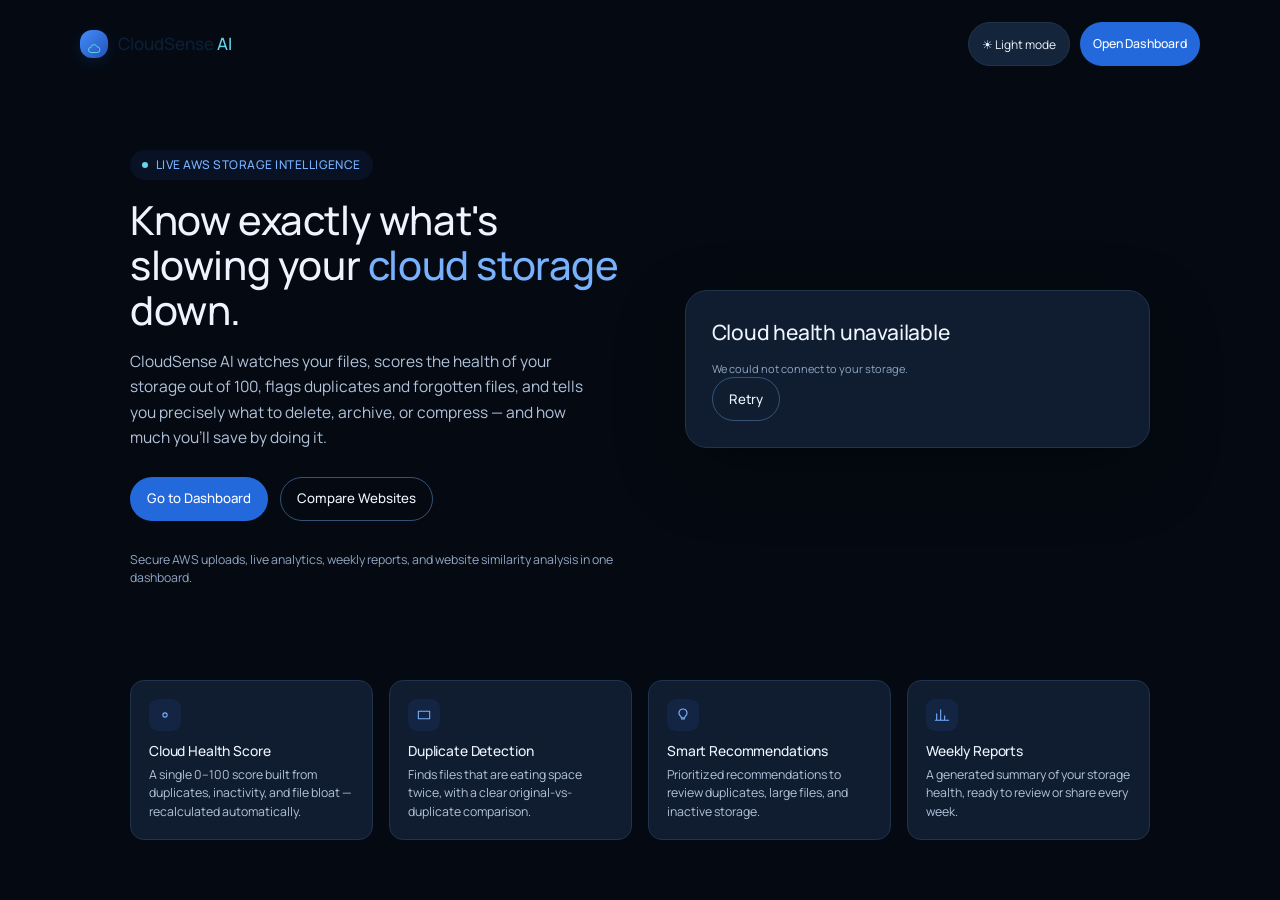
<file: frontend/index.html>
<!DOCTYPE html>
<html lang="en">
<head>
<link rel="icon" href="data:image/svg+xml,%3Csvg xmlns=%22http://www.w3.org/2000/svg%22 viewBox=%220 0 32 32%22%3E%3Crect width=%2232%22 height=%2232%22 rx=%229%22 fill=%22%232369db%22/%3E%3Cpath d=%22M9 23a5 5 0 0 1 0-10 7 7 0 0 1 13-1 5.5 5.5 0 0 1 0 11Z%22 fill=%22none%22 stroke=%22white%22 stroke-width=%221.6%22/%3E%3C/svg%3E" />
<meta charset="UTF-8" />
<meta name="viewport" content="width=device-width, initial-scale=1.0" />
<title>CloudSense AI — Intelligent Cloud Storage Health Advisor</title>
<script src="js/theme.js"></script>
<link rel="stylesheet" href="css/style.css" />
<style>
  /* Landing page only needs a handful of extra rules — kept inline here
     (not in style.css) because this page doesn't use the dashboard shell. */
  .landing { min-height: 100vh; display: flex; flex-direction: column; }
  .landing-nav {
    display: flex; align-items: center; justify-content: space-between;
    padding: 22px 40px; max-width: 1200px; margin: 0 auto; width: 100%;
  }
  .landing-brand { display: flex; align-items: center; gap: 10px; }
  .landing-brand .brand-mark { width: 28px; height: 28px; color: var(--teal-accent); }
  .landing-brand .brand-mark svg { width: 100%; height: 100%; }
  .landing-brand span { font-family: var(--font-display); font-weight:500; font-size: 17px; color: var(--navy-900); }
  .landing-brand em { color: var(--teal-accent); font-style: normal; }

  .hero {
    max-width: 1100px; margin: 0 auto; padding: 40px 40px 10px;
    display: grid; grid-template-columns: 1.05fr 0.95fr; gap: 40px; align-items: center; flex: 1;
  }
  .hero-eyebrow {
    display: inline-flex; align-items: center; gap: 8px;
    font-size: 12px; font-weight:500; letter-spacing: 0.04em; text-transform: uppercase;
    color: var(--blue-accent); background: rgba(47,111,237,0.08);
    padding: 6px 12px; border-radius: 999px; margin-bottom: 18px;
  }
  .hero-eyebrow .dot { width: 6px; height: 6px; border-radius: 50%; background: var(--teal-accent); }
  .hero h1 { font-size: 40px; line-height: 1.12; margin-bottom: 16px; color: var(--navy-900); }
  .hero h1 span { color: var(--blue-accent); }
  .hero p.lead { font-size: 15.5px; color: var(--text-600); max-width: 470px; margin-bottom: 26px; line-height: 1.65; }
  .hero-ctas { display: flex; gap: 12px; margin-bottom: 30px; flex-wrap: wrap; }
  .hero-note { font-size: 12.3px; color: var(--text-400); }

  .hero-visual {
    background: linear-gradient(160deg, var(--navy-900), var(--navy-700));
    border-radius: 22px; padding: 26px; color: #fff;
    box-shadow: var(--shadow-lg); position: relative; overflow: hidden;
  }
  .hero-visual::before {
    content: ""; position: absolute; top: -60px; right: -60px; width: 220px; height: 220px;
    background: radial-gradient(circle, rgba(23,184,166,0.35), transparent 70%);
  }
  .hero-visual-head { display: flex; justify-content: space-between; align-items: center; margin-bottom: 18px; position: relative; }
  .hero-visual-head span { font-size: 12px; color: #9fb1d6; font-weight:500; letter-spacing: 0.03em; text-transform: uppercase; }
  .hv-ring {
    width: 92px; height: 92px; border-radius: 50%; margin: 6px auto 16px;
    background: none;
    display: flex; align-items: center; justify-content: center; position: relative;
  }
  .hv-ring::before { content:""; position:absolute; inset:9px; border-radius:50%; background: var(--navy-900); }
  .hv-ring b { position: relative; font-family: var(--font-mono); font-size: 24px; }
  .hv-row { display: flex; justify-content: space-between; font-size: 12.5px; padding: 9px 0; border-top: 1px solid rgba(255,255,255,0.09); }
  .hv-row b { font-family: var(--font-mono); color: #fff; }
  .hv-row span { color: #9fb1d6; }

  .feature-strip {
    max-width: 1100px; margin: 30px auto 0; padding: 30px 40px 60px;
    display: grid; grid-template-columns: repeat(4, 1fr); gap: 16px;
  }
  .feature-strip .fcard {
    background: #fff; border: 1px solid var(--border); border-radius: 14px; padding: 18px;
  }
  .fcard .ficon {
    width: 32px; height: 32px; border-radius: 9px; display: flex; align-items: center; justify-content: center;
    background: rgba(47,111,237,0.1); color: var(--blue-accent); margin-bottom: 10px;
  }
  .fcard .ficon svg { width: 16px; height: 16px; }
  .fcard h3 { font-size: 13.8px; margin-bottom: 4px; }
  .fcard p { font-size: 12.3px; color: var(--text-600); line-height: 1.5; }

  @media (max-width: 900px) {
    .hero { grid-template-columns: 1fr; padding: 30px 24px 0; }
    .feature-strip { grid-template-columns: repeat(2, 1fr); padding: 24px 24px 48px; }
    .landing-nav { padding: 18px 24px; }
    .hero h1 { font-size: 30px; }
  }
</style>
<link rel="stylesheet" href="css/theme.css" />
</head>
<body>
<a href="#main-content" class="skip-link">Skip to content</a>
<div class="landing">
  <div class="landing-nav">
    <div class="landing-brand">
      <span class="brand-mark">
        <svg viewBox="0 0 24 24" fill="none"><path d="M7 18a4.5 4.5 0 0 1-.4-8.98A5.5 5.5 0 0 1 17.2 8.1 4 4 0 0 1 17 18H7Z" stroke="currentColor" stroke-width="1.6" stroke-linejoin="round"/></svg>
      </span>
      <span>CloudSense <em>AI</em></span>
    </div>
    <div class="landing-actions"><button id="themeToggle" class="theme-toggle">Light mode</button><a href="dashboard.html" class="btn btn-primary btn-sm">Open Dashboard</a></div>
  </div>

  <main class="hero" id="main-content">
    <div>
      <div class="hero-eyebrow"><span class="dot"></span> Live AWS storage intelligence</div>
      <h1>Know exactly what's<br/>slowing your <span>cloud storage</span> down.</h1>
      <p class="lead">
        CloudSense AI watches your files, scores the health of your storage out of 100,
        flags duplicates and forgotten files, and tells you precisely what to delete,
        archive, or compress — and how much you'll save by doing it.
      </p>
      <div class="hero-ctas">
        <a href="dashboard.html" class="btn btn-primary">Go to Dashboard</a>
        <a href="website-similarity.html" class="btn btn-ghost">Compare Websites</a>
      </div>
      <p class="hero-note">Secure AWS uploads, live analytics, weekly reports, and website similarity analysis in one dashboard.</p>
    </div>

    <div class="hero-visual" id="landingHealth"><p>Loading your cloud health…</p></div>
  </main>

  <div class="feature-strip">
    <div class="fcard">
      <div class="ficon"><svg viewBox="0 0 24 24" fill="none"><path d="M12 15.2a3.2 3.2 0 1 0 0-6.4 3.2 3.2 0 0 0 0 6.4Z" stroke="currentColor" stroke-width="1.6"/></svg></div>
      <h3>Cloud Health Score</h3>
      <p>A single 0–100 score built from duplicates, inactivity, and file bloat — recalculated automatically.</p>
    </div>
    <div class="fcard">
      <div class="ficon"><svg viewBox="0 0 24 24" fill="none"><path d="M3.5 6.5h17v11h-17v-11Z" stroke="currentColor" stroke-width="1.6" stroke-linejoin="round"/></svg></div>
      <h3>Duplicate Detection</h3>
      <p>Finds files that are eating space twice, with a clear original-vs-duplicate comparison.</p>
    </div>
    <div class="fcard">
      <div class="ficon"><svg viewBox="0 0 24 24" fill="none"><path d="M9 18h6M12 3a6 6 0 0 0-3.5 10.9c.5.4.8 1 .8 1.6V16h5.4v-.5c0-.6.3-1.2.8-1.6A6 6 0 0 0 12 3Z" stroke="currentColor" stroke-width="1.6" stroke-linejoin="round"/></svg></div>
      <h3>Smart Recommendations</h3>
      <p>Prioritized recommendations to review duplicates, large files, and inactive storage.</p>
    </div>
    <div class="fcard">
      <div class="ficon"><svg viewBox="0 0 24 24" fill="none"><path d="M4 20V10M10 20V4M16 20v-7M22 20H2" stroke="currentColor" stroke-width="1.6" stroke-linecap="round" stroke-linejoin="round"/></svg></div>
      <h3>Weekly Reports</h3>
      <p>A generated summary of your storage health, ready to review or share every week.</p>
    </div>
  </div>
</div>
<script src="js/app.js"></script>
<script src="js/ui.js"></script>
<script src="js/landing.js"></script>
</body>
</html>
</file>
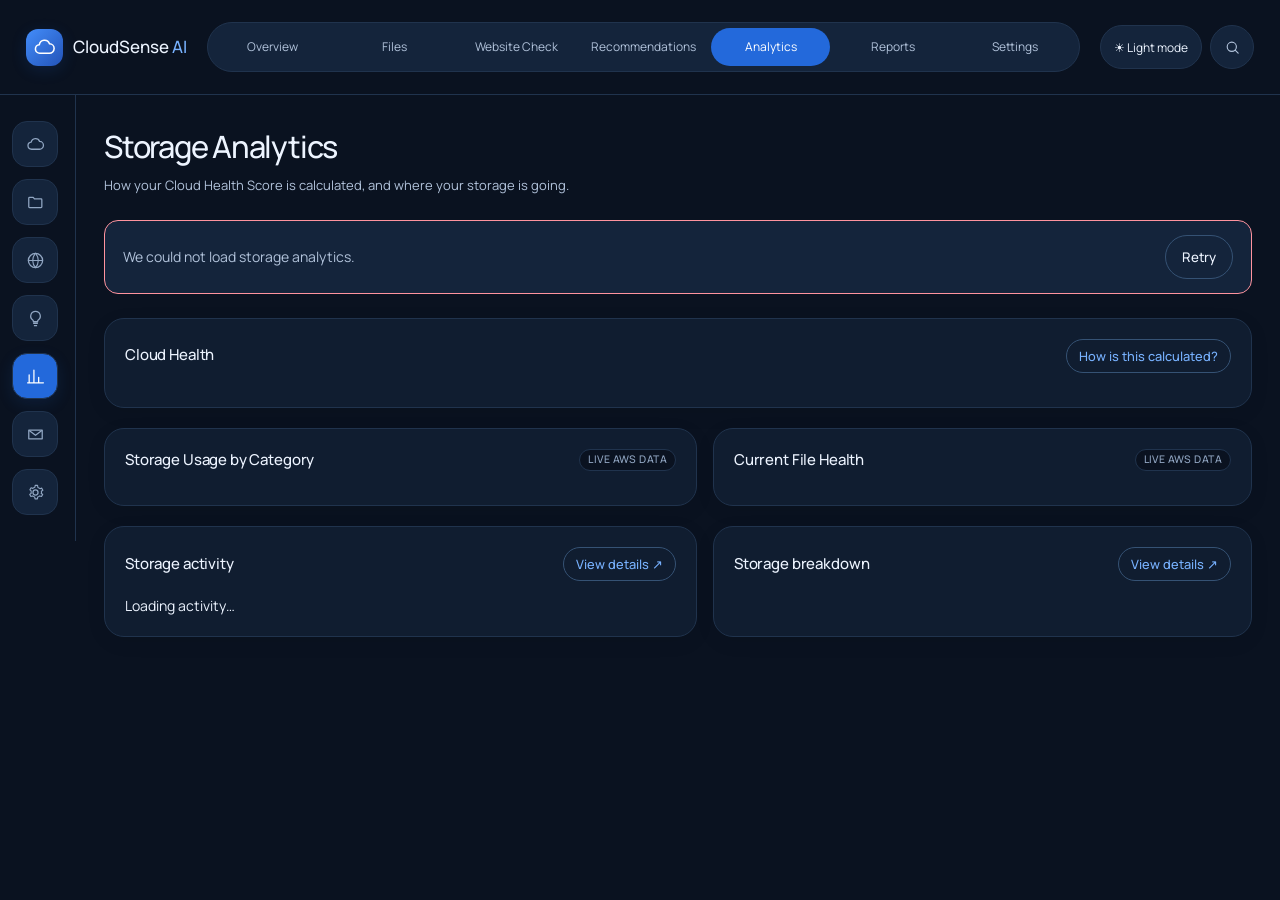
<file: frontend/analytics.html>
<!DOCTYPE html>
<html lang="en">
<head>
<link rel="icon" href="data:image/svg+xml,%3Csvg xmlns=%22http://www.w3.org/2000/svg%22 viewBox=%220 0 32 32%22%3E%3Crect width=%2232%22 height=%2232%22 rx=%229%22 fill=%22%232369db%22/%3E%3Cpath d=%22M9 23a5 5 0 0 1 0-10 7 7 0 0 1 13-1 5.5 5.5 0 0 1 0 11Z%22 fill=%22none%22 stroke=%22white%22 stroke-width=%221.6%22/%3E%3C/svg%3E" />
<meta charset="UTF-8" />
<meta name="viewport" content="width=device-width, initial-scale=1.0" />
<title>Analytics — CloudSense AI</title>
<script src="js/theme.js"></script>
<link rel="stylesheet" href="css/style.css" />
<link rel="stylesheet" href="css/responsive.css" />
<link rel="stylesheet" href="css/theme.css" />
</head>
<body>
<a href="#main-content" class="skip-link">Skip to content</a>
<div class="app-shell">
  <aside class="sidebar" id="sidebar-root"></aside>
  <header class="topbar" id="topbar-root"></header>

  <main class="main-content" id="main-content">
    <div class="page-header">
      <div>
        <h1>Storage Analytics</h1>
        <p class="subtitle">How your Cloud Health Score is calculated, and where your storage is going.</p>
      </div>
    </div>

    <!-- Cloud Health deep-dive -->
    <section class="card mt-24" style="margin-bottom:20px;">
      <div class="section-head">
        <h2>Cloud Health</h2>
        <button class="link-btn" id="howCalculatedBtn">How is this calculated?</button>
      </div>
      <div id="healthDeepDive"></div>
    </section>

    <!-- Charts -->
    <section class="charts-grid">
      <div class="card">
        <div class="section-head">
          <h2>Storage Usage by Category</h2>
          <span class="demo-tag">Live AWS data</span>
        </div>
        <div id="storageBreakdown" class="bar-chart-list"></div>
      </div>

      <div class="card">
        <div class="section-head">
          <h2>Current File Health</h2>
          <span class="demo-tag">Live AWS data</span>
        </div>
        <div id="healthTrendChart"></div>
      </div>
    </section>
    <section class="charts-grid">
      <section class="card"><div class="section-head"><h2>Storage activity</h2><button id="activityDetails" class="link-btn" disabled>View details ↗</button></div><div id="storageActivity">Loading activity…</div></section>
      <section class="card"><div class="section-head"><h2>Storage breakdown</h2><button id="breakdownDetails" class="link-btn">View details ↗</button></div><div id="analyticsDistribution"></div></section>
    </section>
  </main>
</div>

<script src="js/app.js"></script>
<script src="js/ui.js"></script>
<script src="js/analytics.js"></script>
</body>
</html>
</file>
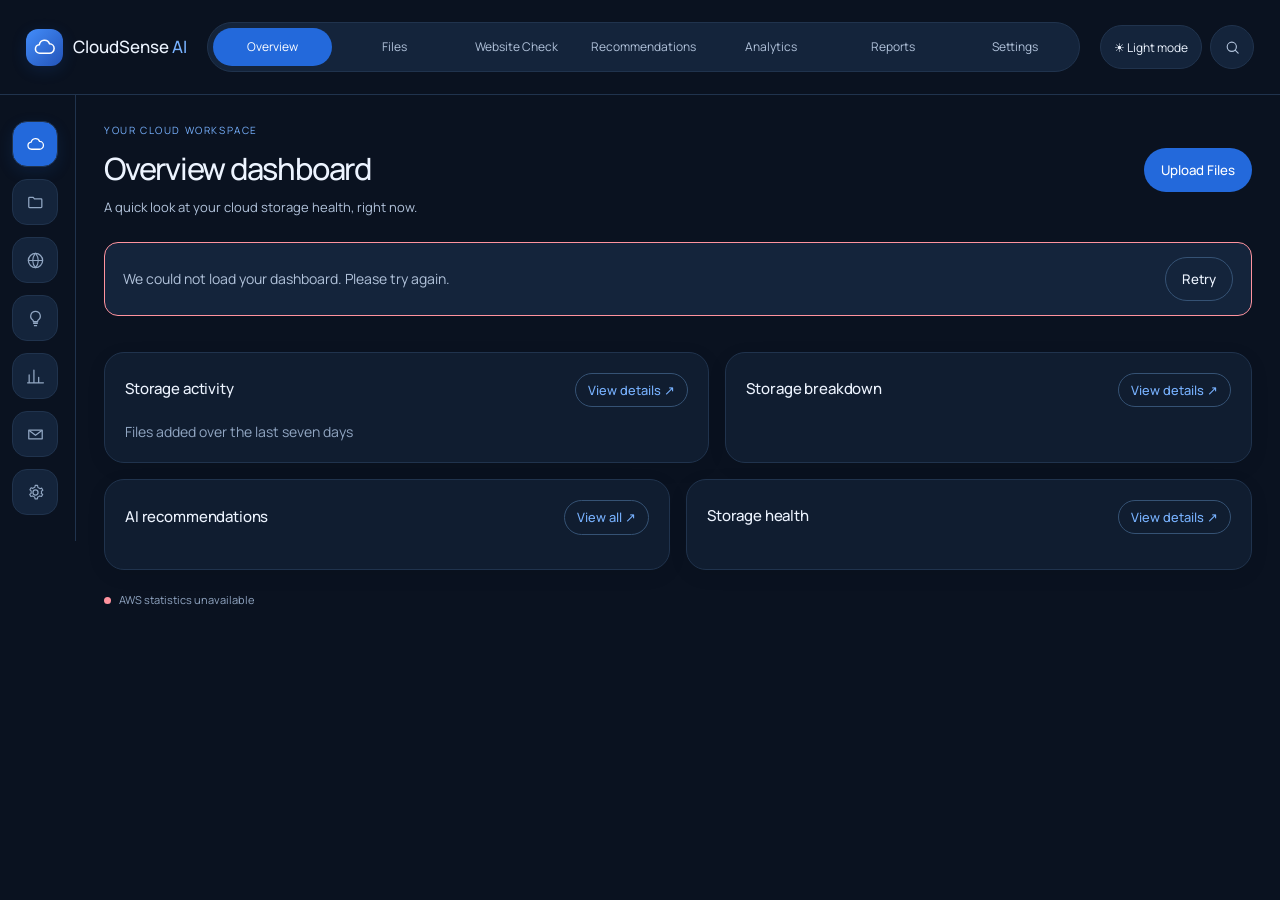
<file: frontend/dashboard.html>
<!DOCTYPE html>
<html lang="en">
<head>
<link rel="icon" href="data:image/svg+xml,%3Csvg xmlns=%22http://www.w3.org/2000/svg%22 viewBox=%220 0 32 32%22%3E%3Crect width=%2232%22 height=%2232%22 rx=%229%22 fill=%22%232369db%22/%3E%3Cpath d=%22M9 23a5 5 0 0 1 0-10 7 7 0 0 1 13-1 5.5 5.5 0 0 1 0 11Z%22 fill=%22none%22 stroke=%22white%22 stroke-width=%221.6%22/%3E%3C/svg%3E" />
<meta charset="UTF-8" />
<meta name="viewport" content="width=device-width, initial-scale=1.0" />
<title>Dashboard — CloudSense AI</title>
<script src="js/theme.js"></script>
<link rel="stylesheet" href="css/style.css" />
<link rel="stylesheet" href="css/responsive.css" />
<link rel="stylesheet" href="css/theme.css" />
</head>
<body>
<a href="#main-content" class="skip-link">Skip to content</a>
<div class="app-shell">
  <aside class="sidebar" id="sidebar-root"></aside>
  <header class="topbar" id="topbar-root"></header>

  <main class="main-content" id="main-content">
    <div class="page-header">
      <div>
        <p class="eyebrow">Your cloud workspace</p><h1>Overview dashboard</h1>
        <p class="subtitle">A quick look at your cloud storage health, right now.</p>
      </div>
      <button class="btn btn-primary" onclick="location.href='files.html?upload=1'">
        Upload Files
      </button>
    </div>

    <!-- Metric cards -->
    <section class="metric-grid" id="metricGrid"></section>

    <div class="overview-charts">
      <section class="card"><div class="section-head"><h2>Storage activity</h2><button class="link-btn" data-detail="activity">View details ↗</button></div><p class="text-muted">Files added over the last seven days</p><div id="storageActivity"></div></section>
      <section class="card"><div class="section-head"><h2>Storage breakdown</h2><button class="link-btn" data-detail="breakdown">View details ↗</button></div><div id="storageUsedBlock"></div></section>
    </div>
    <div class="overview-bottom">
      <section class="card"><div class="section-head"><h2>AI recommendations</h2><a href="recommendations.html" class="link-btn">View all ↗</a></div><div id="dashboardRecPreview"></div></section>
      <section class="card"><div class="section-head"><h2>Storage health</h2><button class="link-btn" data-detail="health">View details ↗</button></div><div class="health-card" id="healthCard"></div></section>
    </div>
    <div id="awsStatus" class="connection-status">Checking AWS connection…</div>
  </main>
</div>

<script src="js/app.js"></script>
<script src="js/ui.js"></script>
<script src="js/dashboard.js"></script>
</body>
</html>
</file>
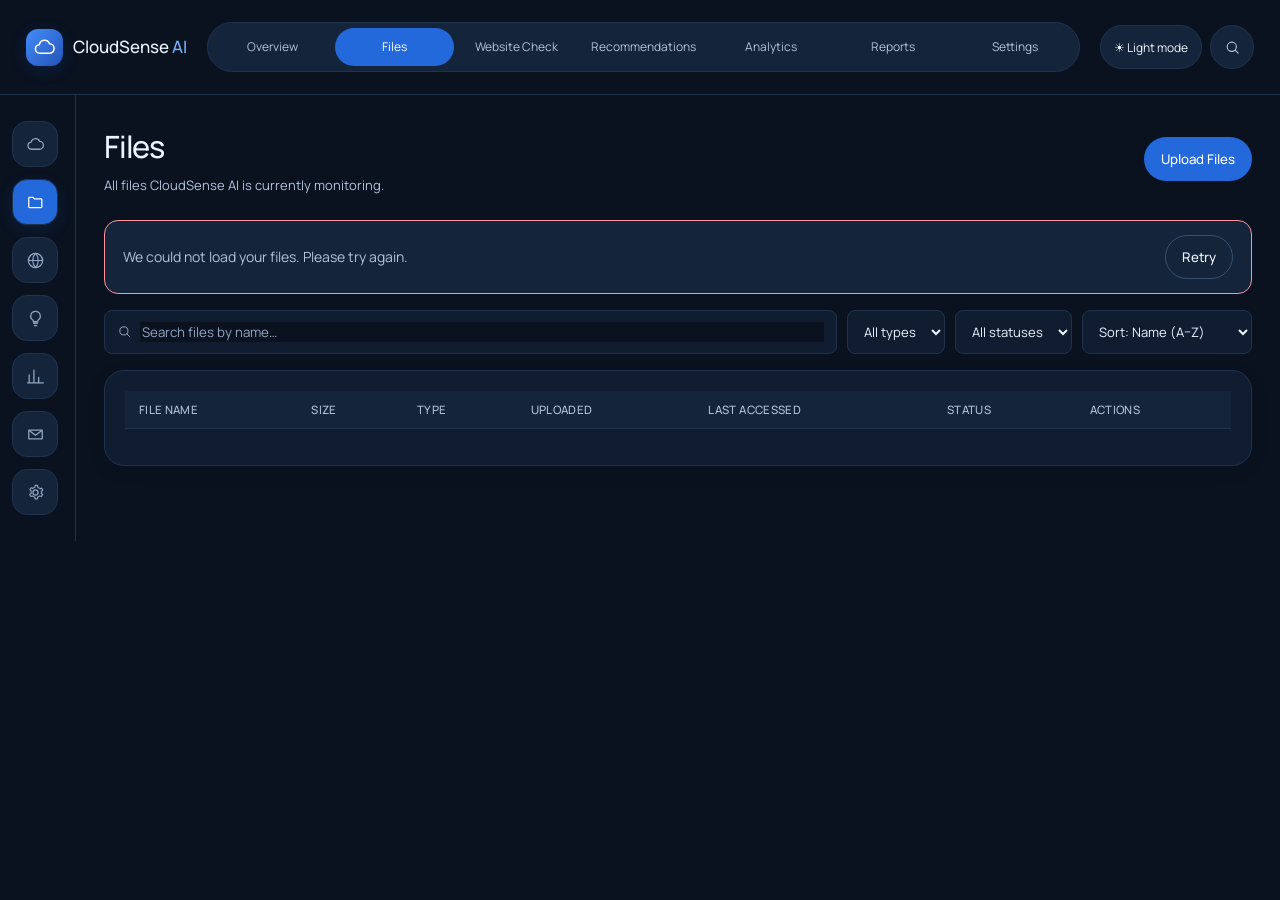
<file: frontend/files.html>
<!DOCTYPE html>
<html lang="en">
<head>
<link rel="icon" href="data:image/svg+xml,%3Csvg xmlns=%22http://www.w3.org/2000/svg%22 viewBox=%220 0 32 32%22%3E%3Crect width=%2232%22 height=%2232%22 rx=%229%22 fill=%22%232369db%22/%3E%3Cpath d=%22M9 23a5 5 0 0 1 0-10 7 7 0 0 1 13-1 5.5 5.5 0 0 1 0 11Z%22 fill=%22none%22 stroke=%22white%22 stroke-width=%221.6%22/%3E%3C/svg%3E" />
<meta charset="UTF-8" />
<meta name="viewport" content="width=device-width, initial-scale=1.0" />
<title>Files — CloudSense AI</title>
<script src="js/theme.js"></script>
<link rel="stylesheet" href="css/style.css" />
<link rel="stylesheet" href="css/responsive.css" />
<link rel="stylesheet" href="css/theme.css" />
</head>
<body>
<a href="#main-content" class="skip-link">Skip to content</a>
<div class="app-shell">
  <aside class="sidebar" id="sidebar-root"></aside>
  <header class="topbar" id="topbar-root"></header>

  <main class="main-content" id="main-content">
    <div class="page-header">
      <div>
        <h1>Files</h1>
        <p class="subtitle">All files CloudSense AI is currently monitoring.</p>
      </div>
      <button class="btn btn-primary" id="openUploadBtn">Upload Files</button>
    </div>

    <!-- Upload zone (toggled) -->
    <section class="card" id="uploadSection" style="display:none; margin-bottom:20px;">
      <div class="section-head">
        <h2>Upload Files</h2>
        <button class="link-btn" id="closeUploadBtn">Close</button>
      </div>

      <div class="upload-zone" id="dropZone">
        <div class="upload-icon">
          <svg viewBox="0 0 24 24" fill="none"><path d="M12 15V4M8 8l4-4 4 4M5 15v3a2 2 0 0 0 2 2h10a2 2 0 0 0 2-2v-3" stroke="currentColor" stroke-width="1.7" stroke-linecap="round" stroke-linejoin="round"/></svg>
        </div>
        <h3>Drag &amp; drop files here</h3>
        <p class="or-text">or</p>
        <button class="btn btn-secondary" id="chooseFilesBtn">Choose Files</button>
        <input type="file" id="fileInput" multiple hidden />
        <p class="upload-support">Supported file types: PDF, DOCX, ZIP, MP4, JPG, PNG and more</p>
      </div>

      <div class="upload-progress-list" id="uploadProgressList"></div>
    </section>

    <!-- Toolbar -->
    <div class="toolbar">
      <div class="search-input">
        <svg viewBox="0 0 24 24" fill="none"><circle cx="11" cy="11" r="6.5" stroke="currentColor" stroke-width="1.6"/><path d="m20 20-4.3-4.3" stroke="currentColor" stroke-width="1.6" stroke-linecap="round"/></svg>
        <input type="text" id="fileSearchInput" aria-label="Search files" placeholder="Search files by name…" />
      </div>
      <select class="select-input" id="typeFilter" aria-label="File type">
        <option value="all">All types</option>
        <option value="PDF">PDF</option>
        <option value="DOCX">DOCX</option>
        <option value="ZIP">ZIP</option>
        <option value="MP4">MP4</option>
        <option value="JPG">JPG</option>
      </select>
      <select class="select-input" id="statusFilter" aria-label="File status">
        <option value="all">All statuses</option>
        <option value="Healthy">Healthy</option>
        <option value="Duplicate">Duplicate</option>
        <option value="Inactive">Inactive</option>
        <option value="Large">Large</option>
      </select>
      <select class="select-input" id="sortSelect" aria-label="Sort files">
        <option value="name-asc">Sort: Name (A–Z)</option>
        <option value="size-desc">Sort: Size (Largest)</option>
        <option value="size-asc">Sort: Size (Smallest)</option>
      </select>
    </div>

    <!-- Table -->
    <section class="card">
      <div class="table-wrap">
        <table class="data-table">
          <thead>
            <tr>
              <th>File Name</th>
              <th>Size</th>
              <th>Type</th>
              <th>Uploaded</th>
              <th>Last Accessed</th>
              <th>Status</th>
              <th>Actions</th>
            </tr>
          </thead>
          <tbody id="filesTableBody"></tbody>
        </table>
      </div>
      <div id="filesEmptyState"></div>
      <div class="pagination" id="pagination"></div>
    </section>
  </main>
</div>

<script src="js/app.js"></script>
<script src="js/ui.js"></script>
<script src="js/files.js"></script>
</body>
</html>
</file>
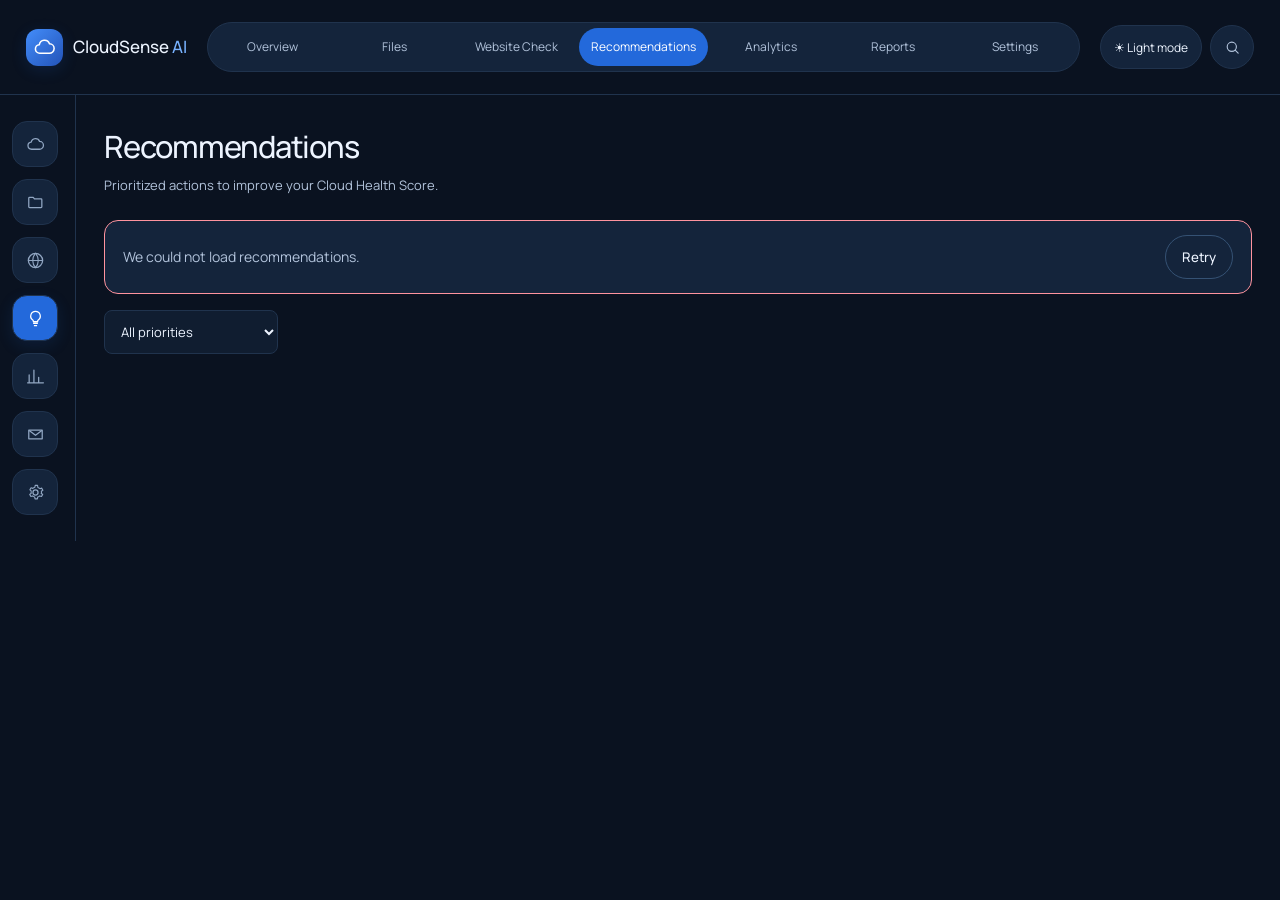
<file: frontend/recommendations.html>
<!DOCTYPE html>
<html lang="en">
<head>
<link rel="icon" href="data:image/svg+xml,%3Csvg xmlns=%22http://www.w3.org/2000/svg%22 viewBox=%220 0 32 32%22%3E%3Crect width=%2232%22 height=%2232%22 rx=%229%22 fill=%22%232369db%22/%3E%3Cpath d=%22M9 23a5 5 0 0 1 0-10 7 7 0 0 1 13-1 5.5 5.5 0 0 1 0 11Z%22 fill=%22none%22 stroke=%22white%22 stroke-width=%221.6%22/%3E%3C/svg%3E" />
<meta charset="UTF-8" />
<meta name="viewport" content="width=device-width, initial-scale=1.0" />
<title>Recommendations — CloudSense AI</title>
<script src="js/theme.js"></script>
<link rel="stylesheet" href="css/style.css" />
<link rel="stylesheet" href="css/responsive.css" />
<link rel="stylesheet" href="css/theme.css" />
</head>
<body>
<a href="#main-content" class="skip-link">Skip to content</a>
<div class="app-shell">
  <aside class="sidebar" id="sidebar-root"></aside>
  <header class="topbar" id="topbar-root"></header>

  <main class="main-content" id="main-content">
    <div class="page-header">
      <div>
        <h1>Recommendations</h1>
        <p class="subtitle">Prioritized actions to improve your Cloud Health Score.</p>
      </div>
    </div>

    <div class="toolbar">
      <select class="select-input" id="priorityFilter" aria-label="Recommendation priority">
        <option value="all">All priorities</option>
        <option value="high">High priority</option>
        <option value="medium">Optimization</option>
        <option value="low">Storage optimization</option>
      </select>
    </div>

    <section class="rec-grid" id="recGrid"></section>
    <div id="recEmptyState"></div>
  </main>
</div>

<script src="js/app.js"></script>
<script src="js/ui.js"></script>
<script src="js/recommendations.js"></script>
</body>
</html>
</file>
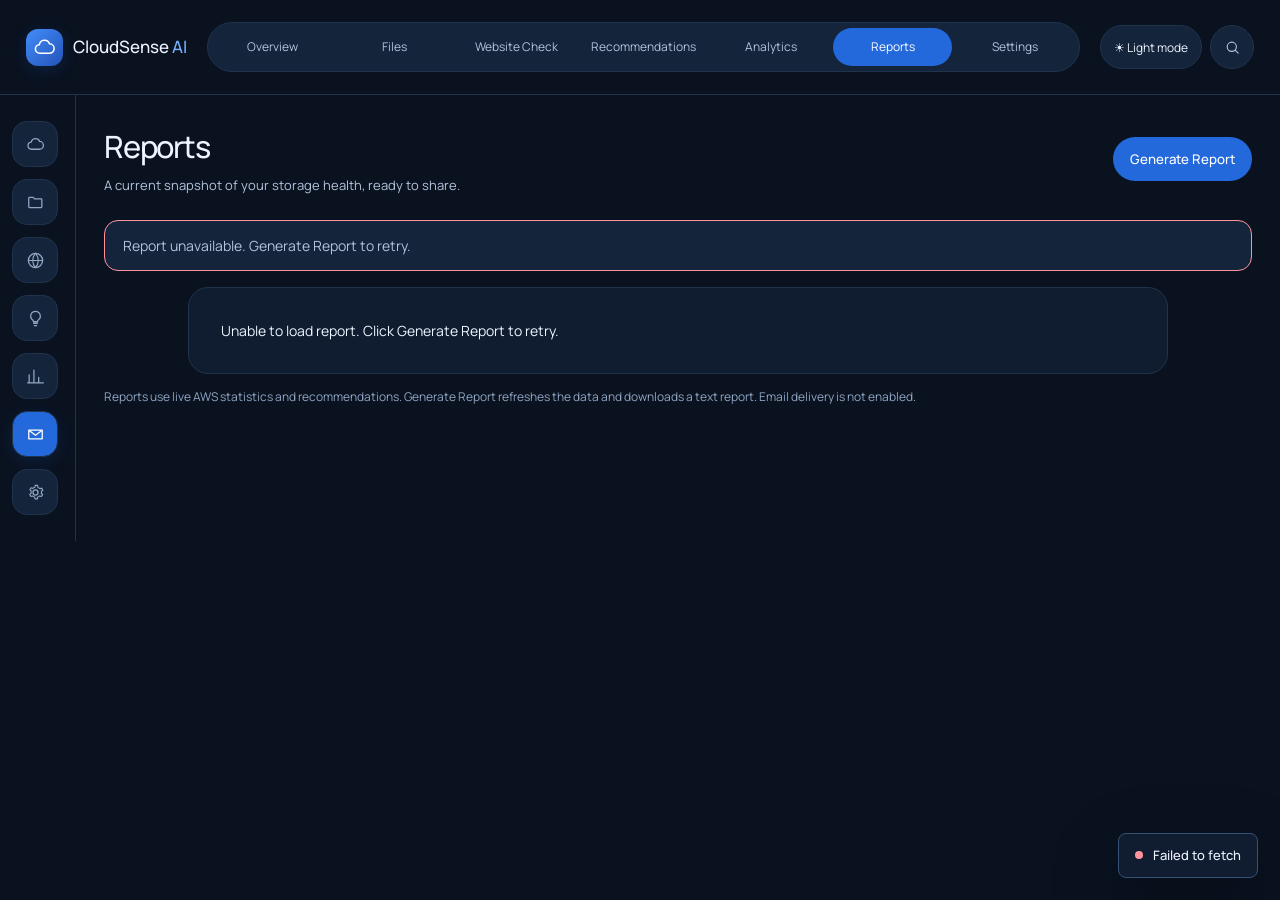
<file: frontend/reports.html>
<!DOCTYPE html>
<html lang="en">
<head>
<link rel="icon" href="data:image/svg+xml,%3Csvg xmlns=%22http://www.w3.org/2000/svg%22 viewBox=%220 0 32 32%22%3E%3Crect width=%2232%22 height=%2232%22 rx=%229%22 fill=%22%232369db%22/%3E%3Cpath d=%22M9 23a5 5 0 0 1 0-10 7 7 0 0 1 13-1 5.5 5.5 0 0 1 0 11Z%22 fill=%22none%22 stroke=%22white%22 stroke-width=%221.6%22/%3E%3C/svg%3E" />
<meta charset="UTF-8" />
<meta name="viewport" content="width=device-width, initial-scale=1.0" />
<title>Reports — CloudSense AI</title>
<script src="js/theme.js"></script>
<link rel="stylesheet" href="css/style.css" />
<link rel="stylesheet" href="css/responsive.css" />
<link rel="stylesheet" href="css/theme.css" />
</head>
<body>
<a href="#main-content" class="skip-link">Skip to content</a>
<div class="app-shell">
  <aside class="sidebar" id="sidebar-root"></aside>
  <header class="topbar" id="topbar-root"></header>

  <main class="main-content" id="main-content">
    <div class="page-header">
      <div>
        <h1>Reports</h1>
        <p class="subtitle">A current snapshot of your storage health, ready to share.</p>
      </div>
      <button class="btn btn-primary" id="generateReportBtn">Generate Report</button>
    </div>

    <div class="report-doc" id="reportDoc"></div>

    <p class="text-muted" style="font-size:12px; margin-top:14px;">
      Reports use live AWS statistics and recommendations. Generate Report refreshes the
      data and downloads a text report. Email delivery is not enabled.
    </p>
  </main>
</div>

<script src="js/app.js"></script>
<script src="js/ui.js"></script>
<script src="js/reports.js"></script>
</body>
</html>
</file>
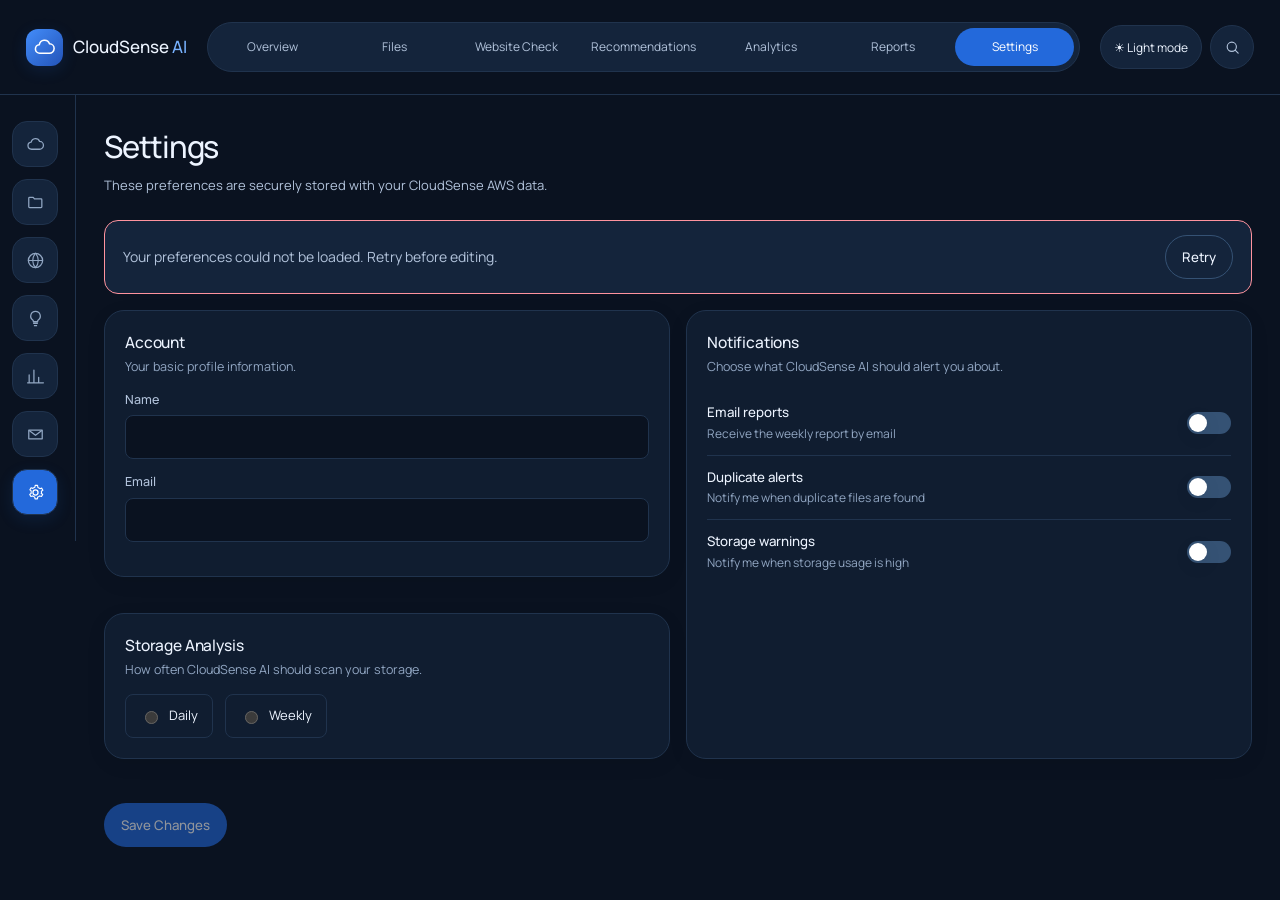
<file: frontend/settings.html>
<!DOCTYPE html>
<html lang="en">
<head>
<link rel="icon" href="data:image/svg+xml,%3Csvg xmlns=%22http://www.w3.org/2000/svg%22 viewBox=%220 0 32 32%22%3E%3Crect width=%2232%22 height=%2232%22 rx=%229%22 fill=%22%232369db%22/%3E%3Cpath d=%22M9 23a5 5 0 0 1 0-10 7 7 0 0 1 13-1 5.5 5.5 0 0 1 0 11Z%22 fill=%22none%22 stroke=%22white%22 stroke-width=%221.6%22/%3E%3C/svg%3E" />
<meta charset="UTF-8" />
<meta name="viewport" content="width=device-width, initial-scale=1.0" />
<title>Settings — CloudSense AI</title>
<script src="js/theme.js"></script>
<link rel="stylesheet" href="css/style.css" />
<link rel="stylesheet" href="css/responsive.css" />
<link rel="stylesheet" href="css/theme.css" />
</head>
<body>
<a href="#main-content" class="skip-link">Skip to content</a>
<div class="app-shell">
  <aside class="sidebar" id="sidebar-root"></aside>
  <header class="topbar" id="topbar-root"></header>

  <main class="main-content" id="main-content">
    <div class="page-header">
      <div>
        <h1>Settings</h1>
        <p class="subtitle">These preferences are securely stored with your CloudSense AWS data.</p>
      </div>
    </div>

    <div class="two-col">
      <div class="stack-16">
        <section class="card settings-section">
          <h2>Account</h2>
          <p class="subtitle">Your basic profile information.</p>
          <div class="form-row">
            <label for="accountName">Name</label>
            <input type="text" id="accountName" />
          </div>
          <div class="form-row">
            <label for="accountEmail">Email</label>
            <input type="email" id="accountEmail" />
          </div>
        </section>

        <section class="card settings-section">
          <h2>Storage Analysis</h2>
          <p class="subtitle">How often CloudSense AI should scan your storage.</p>
          <div class="radio-group" id="frequencyGroup">
            <label class="radio-option" data-value="daily">
              <input type="radio" name="frequency" value="daily" /> Daily
            </label>
            <label class="radio-option" data-value="weekly">
              <input type="radio" name="frequency" value="weekly" /> Weekly
            </label>
          </div>
        </section>
      </div>

      <section class="card settings-section">
        <h2>Notifications</h2>
        <p class="subtitle">Choose what CloudSense AI should alert you about.</p>

        <div class="checkbox-row">
          <div>
            <div class="ctext">Email reports</div>
            <div class="cdesc">Receive the weekly report by email</div>
          </div>
          <label class="switch">
            <input type="checkbox" id="notifEmailReports" aria-label="Email reports" />
            <span class="track"></span><span class="thumb"></span>
          </label>
        </div>

        <div class="checkbox-row">
          <div>
            <div class="ctext">Duplicate alerts</div>
            <div class="cdesc">Notify me when duplicate files are found</div>
          </div>
          <label class="switch">
            <input type="checkbox" id="notifDuplicateAlerts" aria-label="Duplicate alerts" />
            <span class="track"></span><span class="thumb"></span>
          </label>
        </div>

        <div class="checkbox-row">
          <div>
            <div class="ctext">Storage warnings</div>
            <div class="cdesc">Notify me when storage usage is high</div>
          </div>
          <label class="switch">
            <input type="checkbox" id="notifStorageWarnings" aria-label="Storage warnings" />
            <span class="track"></span><span class="thumb"></span>
          </label>
        </div>
      </section>
    </div>

    <div class="mt-24">
      <button class="btn btn-primary" id="saveSettingsBtn">Save Changes</button>
    </div>
  </main>
</div>

<script src="js/app.js"></script>
<script src="js/ui.js"></script>
<script src="js/settings.js"></script>
</body>
</html>
</file>
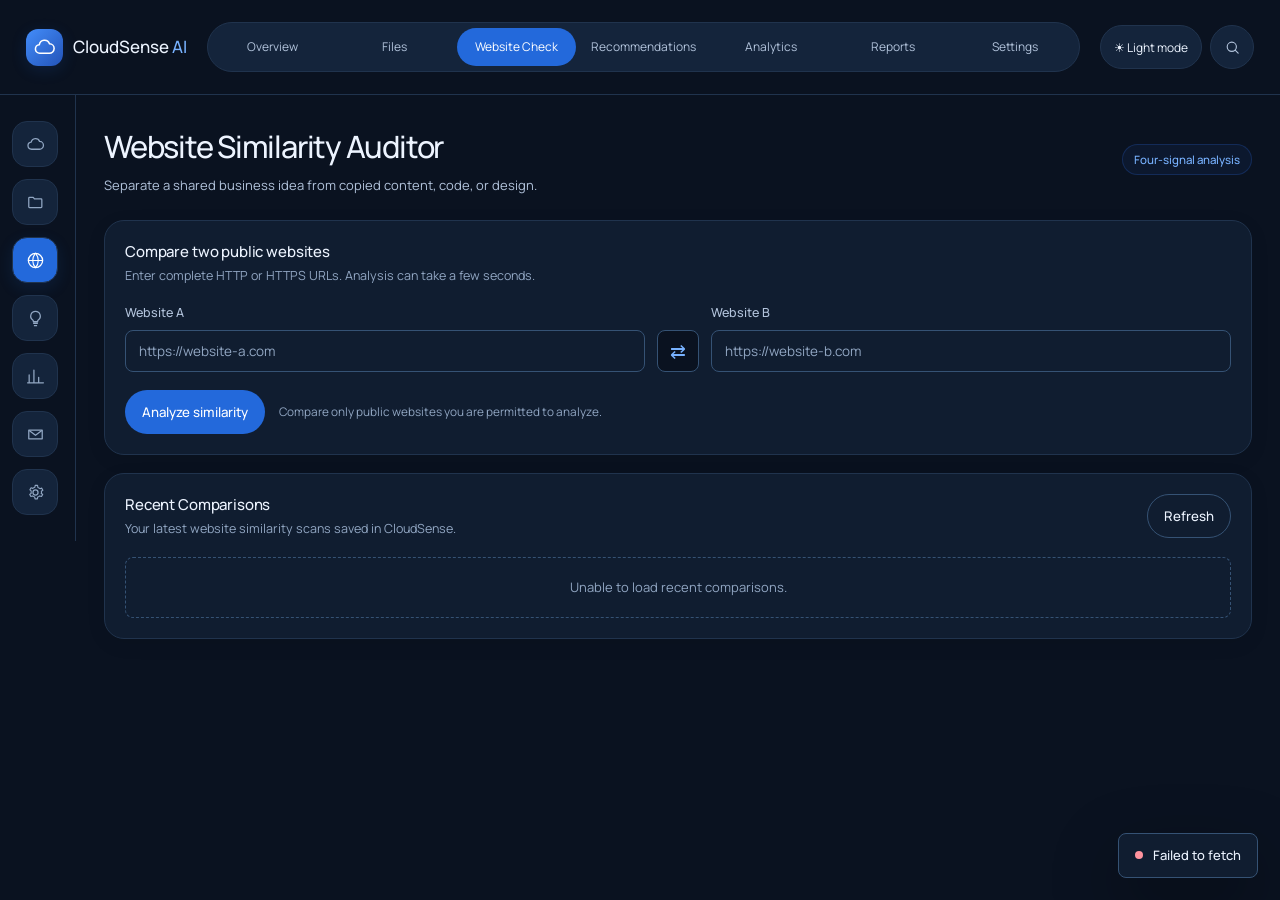
<file: frontend/website-similarity.html>
<!DOCTYPE html>
<html lang="en">
<head>
<link rel="icon" href="data:image/svg+xml,%3Csvg xmlns=%22http://www.w3.org/2000/svg%22 viewBox=%220 0 32 32%22%3E%3Crect width=%2232%22 height=%2232%22 rx=%229%22 fill=%22%232369db%22/%3E%3Cpath d=%22M9 23a5 5 0 0 1 0-10 7 7 0 0 1 13-1 5.5 5.5 0 0 1 0 11Z%22 fill=%22none%22 stroke=%22white%22 stroke-width=%221.6%22/%3E%3C/svg%3E" />
<meta charset="UTF-8" />
<meta name="viewport" content="width=device-width, initial-scale=1.0" />
<title>Website Similarity — CloudSense AI</title>
<script src="js/theme.js"></script>
<link rel="stylesheet" href="css/style.css" />
<link rel="stylesheet" href="css/responsive.css" />
<link rel="stylesheet" href="css/theme.css" />
</head>
<body>
<a href="#main-content" class="skip-link">Skip to content</a>
<div class="app-shell">
  <aside class="sidebar" id="sidebar-root"></aside>
  <header class="topbar" id="topbar-root"></header>

  <main class="main-content" id="main-content">
    <div class="page-header">
      <div>
        <h1>Website Similarity Auditor</h1>
        <p class="subtitle">Separate a shared business idea from copied content, code, or design.</p>
      </div>
      <span class="analysis-chip">Four-signal analysis</span>
    </div>

    <section class="card website-form-card">
      <div class="section-head">
        <div>
          <h2>Compare two public websites</h2>
          <p class="subtitle">Enter complete HTTP or HTTPS URLs. Analysis can take a few seconds.</p>
        </div>
      </div>

      <form id="websiteCompareForm" class="website-form">
        <div class="website-url-grid">
          <label class="url-field">
            <span>Website A</span>
            <input id="websiteUrlA" type="url" inputmode="url" placeholder="https://website-a.com" required />
          </label>

          <button class="swap-websites-btn" id="swapWebsitesBtn" type="button" aria-label="Swap websites">⇄</button>

          <label class="url-field">
            <span>Website B</span>
            <input id="websiteUrlB" type="url" inputmode="url" placeholder="https://website-b.com" required />
          </label>
        </div>

        <div class="website-form-actions">
          <button class="btn btn-primary" id="compareWebsitesBtn" type="submit">Analyze similarity</button>
          <p class="website-safety-note">Compare only public websites you are permitted to analyze.</p>
        </div>
      </form>
    </section>

    <section id="websiteLoading" class="card website-loading hidden" aria-live="polite">
      <span class="loading-spinner"></span>
      <div>
        <h2>Analyzing both websites…</h2>
        <p>Reading public HTML and comparing meaning, content, structure, and design signals.</p>
      </div>
    </section>

    <section id="websiteResults" class="website-results hidden" aria-live="polite">
      <div class="card verdict-card">
        <div>
          <span class="verdict-label" id="verdictLabel">Analysis result</span>
          <h2 id="verdictTitle">Different websites</h2>
          <p id="verdictExplanation"></p>
        </div>
        <div class="duplicate-score-wrap">
          <span class="duplicate-score" id="duplicateScore">0%</span>
          <span>duplication score</span>
        </div>
      </div>

      <div class="similarity-score-grid" id="similarityScoreGrid"></div>

      <div class="website-summary-grid">
        <article class="card website-summary" id="websiteSummaryA"></article>
        <article class="card website-summary" id="websiteSummaryB"></article>
      </div>

      <section class="card evidence-card">
        <div class="section-head">
          <div>
            <h2>Why CloudSense reached this result</h2>
            <p class="subtitle">Signals are indicators for review, not a legal plagiarism judgment.</p>
          </div>
        </div>
        <ul class="evidence-list" id="websiteEvidence"></ul>
        <div class="analysis-warning hidden" id="websiteWarnings"></div>
      </section>
    </section>
        <section class="card website-history-card">
      <div class="section-head">
        <div>
          <h2>Recent Comparisons</h2>
          <p class="subtitle">
            Your latest website similarity scans saved in CloudSense.
          </p>
        </div>

        <button
          class="btn btn-ghost"
          id="refreshWebsiteHistory"
          type="button"
        >
          Refresh
        </button>
      </div>

      <div id="websiteHistoryLoading" class="website-history-message">
        Loading recent comparisons…
      </div>

      <div
        id="websiteHistoryEmpty"
        class="website-history-message hidden"
      >
        No website comparisons have been saved yet.
      </div>

      <div
        id="websiteHistoryList"
        class="website-history-list"
      ></div>
    </section>
  </main>
</div>

<script src="js/app.js"></script>
<script src="js/ui.js"></script>
<script src="js/website-similarity.js"></script>
</body>
</html>
</file>
<file: frontend/css/style.css>
/* ==================================================================
   CloudSense AI — style.css
   Design tokens + component styles.
   ================================================================== */



:root {
  /* Color */
  --navy-900: #0b1f3a;
  --navy-800: #12294c;
  --navy-700: #14315c;
  --blue-accent: #2f6fed;
  --blue-accent-dark: #1f52c0;
  --teal-accent: #17b8a6;
  --amber: #f5a623;
  --red: #e5484d;
  --violet: #8a5cf6;

  --bg: #f6f8fb;
  --card: #ffffff;
  --border: #e4e9f2;
  --border-strong: #d7deea;

  --text-900: #0f1b2d;
  --text-600: #55607a;
  --text-400: #8a93a6;

  /* Type */
  --font-display: 'Space Grotesk', sans-serif;
  --font-body: 'Inter', sans-serif;
  --font-mono: 'IBM Plex Mono', monospace;

  /* Layout */
  --sidebar-w: 248px;
  --topbar-h: 68px;
  --radius-lg: 16px;
  --radius-md: 12px;
  --radius-sm: 8px;
  --shadow-sm: 0 1px 2px rgba(15, 27, 45, 0.06);
  --shadow-md: 0 8px 24px -8px rgba(15, 27, 45, 0.14);
  --shadow-lg: 0 16px 40px -12px rgba(15, 27, 45, 0.22);
}

* { box-sizing: border-box; }

html, body {
  margin: 0;
  padding: 0;
}

body {
  background: var(--bg);
  color: var(--text-900);
  font-family: var(--font-body);
  font-size: 14.5px;
  line-height: 1.5;
  -webkit-font-smoothing: antialiased;
}

h1, h2, h3, h4 {
  font-family: var(--font-display);
  font-weight:500;
  margin: 0;
  letter-spacing: -0.01em;
}

p { margin: 0; }
a { color: inherit; text-decoration: none; }
button { font-family: inherit; cursor: pointer; }
input, select { font-family: inherit; }

:focus-visible {
  outline: 2px solid var(--blue-accent);
  outline-offset: 2px;
}

.mono { font-family: var(--font-mono); }

/* ------------------------------------------------------------------
   APP SHELL
------------------------------------------------------------------ */
.app-shell {
  display: grid;
  grid-template-columns: var(--sidebar-w) 1fr;
  grid-template-rows: var(--topbar-h) 1fr;
  grid-template-areas:
    "sidebar topbar"
    "sidebar main";
  min-height: 100vh;
}

.sidebar {
  grid-area: sidebar;
  background: linear-gradient(180deg, var(--navy-900) 0%, var(--navy-800) 100%);
  color: #cfd9ee;
  display: flex;
  flex-direction: column;
  position: sticky;
  top: 0;
  height: 100vh;
  z-index: 40;
}

.sidebar-header {
  display: flex;
  align-items: center;
  gap: 10px;
  padding: 22px 22px 20px;
}

.brand-mark {
  width: 30px;
  height: 30px;
  color: var(--teal-accent);
  flex-shrink: 0;
}
.brand-mark svg { width: 100%; height: 100%; }

.brand-name {
  font-family: var(--font-display);
  font-weight:500;
  font-size: 16.5px;
  color: #fff;
}
.brand-name em { color: var(--teal-accent); font-style: normal; }

.sidebar-nav {
  display: flex;
  flex-direction: column;
  gap: 2px;
  padding: 8px 12px;
  flex: 1;
  overflow-y: auto;
}

.nav-link {
  display: flex;
  align-items: center;
  gap: 12px;
  padding: 10px 12px;
  border-radius: var(--radius-sm);
  color: #a9b6d1;
  font-size: 13.8px;
  font-weight: 500;
  transition: background 0.15s ease, color 0.15s ease;
}

.nav-icon { width: 19px; height: 19px; flex-shrink: 0; }
.nav-icon svg { width: 100%; height: 100%; }

.nav-link:hover { background: rgba(255,255,255,0.06); color: #fff; }

.nav-link.active {
  background: rgba(47, 111, 237, 0.18);
  color: #fff;
  box-shadow: inset 3px 0 0 var(--blue-accent);
}

.sidebar-footer { padding: 16px; }

.mode-pill {
  display: flex;
  align-items: center;
  gap: 8px;
  font-size: 11.5px;
  font-weight: 500;
  color: #8fa0c4;
  background: rgba(255,255,255,0.05);
  border: 1px solid rgba(255,255,255,0.08);
  border-radius: 999px;
  padding: 7px 12px;
}
.mode-pill .dot {
  width: 6px; height: 6px; border-radius: 50%;
  background: var(--amber);
  box-shadow: 0 0 0 3px rgba(245,166,35,0.2);
}

/* Topbar */
.topbar {
  grid-area: topbar;
  background: var(--card);
  border-bottom: 1px solid var(--border);
  display: flex;
  align-items: center;
  gap: 16px;
  padding: 0 24px;
  position: sticky;
  top: 0;
  z-index: 30;
}

.topbar-search {
  flex: 1;
  max-width: 420px;
  display: flex;
  align-items: center;
  gap: 8px;
  background: var(--bg);
  border: 1px solid var(--border);
  border-radius: var(--radius-sm);
  padding: 9px 12px;
  color: var(--text-400);
}
.topbar-search-icon { width: 16px; height: 16px; flex-shrink: 0; }
.topbar-search-icon svg { width: 100%; height: 100%; }
.topbar-search input {
  border: none;
  background: transparent;
  outline: none;
  font-size: 13.5px;
  color: var(--text-900);
  width: 100%;
}

.topbar-actions {
  margin-left: auto;
  display: flex;
  align-items: center;
  gap: 14px;
}

.icon-btn {
  position: relative;
  width: 36px;
  height: 36px;
  border-radius: 999px;
  border: 1px solid var(--border);
  background: var(--card);
  display: flex;
  align-items: center;
  justify-content: center;
  color: var(--text-600);
}
.icon-btn svg { width: 17px; height: 17px; }
.icon-btn:hover { background: var(--bg); }

.badge {
  position: absolute;
  top: -4px; right: -4px;
  background: var(--red);
  color: #fff;
  font-size: 10px;
  font-weight:500;
  min-width: 16px;
  height: 16px;
  border-radius: 999px;
  display: flex;
  align-items: center;
  justify-content: center;
  padding: 0 3px;
  border: 2px solid var(--card);
}

.notif-wrap { position: relative; }

.dropdown {
  position: absolute;
  right: 0;
  top: 46px;
  width: 320px;
  background: var(--card);
  border: 1px solid var(--border);
  border-radius: var(--radius-md);
  box-shadow: var(--shadow-lg);
  overflow: hidden;
  z-index: 50;
}
.dropdown.hidden { display: none; }
.dropdown-header {
  font-weight:500;
  font-size: 13.5px;
  padding: 14px 16px;
  border-bottom: 1px solid var(--border);
}
.dropdown-list { max-height: 320px; overflow-y: auto; }
.notif-item {
  display: flex; gap: 10px;
  padding: 12px 16px;
  border-bottom: 1px solid var(--border);
}
.notif-item:last-child { border-bottom: none; }
.notif-item p { font-size: 13px; color: var(--text-900); }
.notif-time { font-size: 11.5px; color: var(--text-400); }
.notif-icon {
  width: 8px; height: 8px; border-radius: 50%;
  margin-top: 6px; flex-shrink: 0;
}
.notif-warning { background: var(--amber); }
.notif-insight { background: var(--blue-accent); }
.notif-report  { background: var(--violet); }
.notif-success { background: var(--teal-accent); }

.user-chip { display: flex; align-items: center; gap: 10px; }
.avatar {
  width: 34px; height: 34px; border-radius: 50%;
  background: linear-gradient(135deg, var(--blue-accent), var(--violet));
  color: #fff; font-weight:500; font-size: 12.5px;
  display: flex; align-items: center; justify-content: center;
}
.user-name { font-size: 13.3px; font-weight: 500; }

.main-content {
  grid-area: main;
  padding: 28px 32px 56px;
  /* Fill the complete area beside the sidebar on wide desktop screens. */
  max-width: none;
  min-width: 0;
  width: 100%;
}

.page-header {
  display: flex;
  align-items: flex-start;
  justify-content: space-between;
  gap: 16px;
  margin-bottom: 22px;
  flex-wrap: wrap;
}
.page-header h1 { font-size: 22px; }
.page-header .subtitle { color: var(--text-600); font-size: 13.5px; margin-top: 4px; }

/* ------------------------------------------------------------------
   CARDS / GRID
------------------------------------------------------------------ */
.card {
  background: var(--card);
  border: 1px solid var(--border);
  border-radius: var(--radius-lg);
  box-shadow: var(--shadow-sm);
  padding: 20px;
}

.metric-grid {
  display: grid;
  grid-template-columns: repeat(4, 1fr);
  gap: 16px;
  margin-bottom: 20px;
}

.metric-card {
  display: flex;
  flex-direction: column;
  gap: 10px;
}
.metric-card .metric-top {
  display: flex; align-items: center; justify-content: space-between;
}
.metric-label {
  font-size: 12.5px;
  color: var(--text-600);
  font-weight:500;
  text-transform: uppercase;
  letter-spacing: 0.03em;
}
.metric-icon {
  width: 30px; height: 30px; border-radius: 9px;
  display: flex; align-items: center; justify-content: center;
  flex-shrink: 0;
}
.metric-icon svg { width: 16px; height: 16px; }
.metric-value {
  font-family: var(--font-display);
  font-size: 26px;
  font-weight:500;
}
.metric-note { font-size: 12.3px; color: var(--text-400); }

.icon-bg-blue   { background: rgba(47,111,237,0.12); color: var(--blue-accent); }
.icon-bg-teal   { background: rgba(23,184,166,0.12); color: var(--teal-accent); }
.icon-bg-amber  { background: rgba(245,166,35,0.14); color: var(--amber); }
.icon-bg-red    { background: rgba(229,72,77,0.12); color: var(--red); }
.icon-bg-violet { background: rgba(138,92,246,0.12); color: var(--violet); }

.progress-track {
  width: 100%; height: 7px;
  background: var(--border);
  border-radius: 999px;
  overflow: hidden;
}
.progress-fill {
  height: 100%;
  background: linear-gradient(90deg, var(--blue-accent), var(--teal-accent));
  border-radius: 999px;
  transition: width 0.5s ease;
}

/* ------------------------------------------------------------------
   HEALTH RING (signature element)
------------------------------------------------------------------ */
.health-card {
  display: flex;
  align-items: center;
  gap: 26px;
}
.health-ring-wrap {
  position: relative;
  width: 130px; height: 130px;
  flex-shrink: 0;
}
.health-ring {
  width: 100%; height: 100%;
  border-radius: 50%;
  background: none;
  display: flex; align-items: center; justify-content: center;
  position: relative;
}
.health-ring::before {
  content: "";
  position: absolute;
  inset: 12px;
  border-radius: 50%;
  background: var(--card);
  box-shadow: inset 0 0 0 1px var(--border);
}
.health-ring-value {
  position: relative;
  z-index: 1;
  text-align: center;
  font-family: var(--font-mono);
}
.health-ring-value .score { font-size: 30px; font-weight:500; color: var(--text-900); display: block; }
.health-ring-value .max { font-size: 11px; color: var(--text-400); }

.health-ring-ticks {
  position: absolute;
  inset: -6px;
  border-radius: 50%;
  background:
    none;
  -webkit-mask: radial-gradient(farthest-side, transparent calc(100% - 10px), #000 calc(100% - 9px));
          mask: radial-gradient(farthest-side, transparent calc(100% - 10px), #000 calc(100% - 9px));
  pointer-events: none;
}

.health-info h3 { font-size: 17px; margin-bottom: 4px; }
.health-badge {
  display: inline-flex; align-items: center; gap: 6px;
  font-size: 12px; font-weight:500; text-transform: uppercase; letter-spacing: 0.03em;
  padding: 4px 10px; border-radius: 999px;
  background: rgba(23,184,166,0.12); color: var(--teal-accent);
  margin-bottom: 8px;
}
.health-info p.desc { color: var(--text-600); font-size: 13.3px; margin-bottom: 10px; }

/* ------------------------------------------------------------------
   BUTTONS
------------------------------------------------------------------ */
.btn {
  display: inline-flex; align-items: center; justify-content: center; gap: 6px;
  padding: 9px 16px;
  border-radius: var(--radius-sm);
  font-size: 13.3px;
  font-weight:500;
  border: 1px solid transparent;
  transition: all 0.15s ease;
  white-space: nowrap;
}
.btn-primary { background: var(--blue-accent); color: #fff; }
.btn-primary:hover { background: var(--blue-accent-dark); }
.btn-secondary { background: var(--navy-900); color: #fff; }
.btn-secondary:hover { background: var(--navy-800); }
.btn-ghost { background: transparent; border-color: var(--border-strong); color: var(--text-700, var(--text-900)); }
.btn-ghost:hover { background: var(--bg); }
.btn-danger { background: var(--red); color: #fff; }
.btn-danger:hover { background: #cf3f44; }
.btn-outline-teal { background: rgba(23,184,166,0.08); color: var(--teal-accent); border-color: rgba(23,184,166,0.3); }
.btn-sm { padding: 6px 12px; font-size: 12.3px; }
.btn-block { width: 100%; }
.btn:disabled { opacity: 0.55; cursor: not-allowed; }

.link-btn {
  background: none; border: none; color: var(--blue-accent); font-weight:500; font-size: 12.8px;
}

/* ------------------------------------------------------------------
   SECTION HEADERS
------------------------------------------------------------------ */
.section-head {
  display: flex; align-items: center; justify-content: space-between;
  margin-bottom: 14px;
  flex-wrap: wrap; gap: 10px;
}
.section-head h2 { font-size: 16.5px; }
.section-head .subtitle { color: var(--text-400); font-size: 12.5px; }

.demo-tag {
  font-size: 10.5px;
  font-weight:500;
  letter-spacing: 0.04em;
  text-transform: uppercase;
  color: var(--text-400);
  background: var(--bg);
  border: 1px solid var(--border);
  padding: 2px 8px;
  border-radius: 999px;
}

/* ------------------------------------------------------------------
   ANALYTICS / CHARTS
------------------------------------------------------------------ */
.charts-grid {
  display: grid;
  grid-template-columns: 1.1fr 1fr;
  gap: 16px;
  margin-bottom: 20px;
}

.bar-chart-list { display: flex; flex-direction: column; gap: 14px; }
.bar-chart-row { display: grid; grid-template-columns: 90px 1fr 56px; align-items: center; gap: 12px; }
.bar-chart-label { font-size: 12.8px; color: var(--text-600); font-weight: 500; }
.bar-chart-track { height: 10px; background: var(--bg); border-radius: 999px; overflow: hidden; border: 1px solid var(--border); }
.bar-chart-fill { height: 100%; border-radius: 999px; }
.bar-chart-value { font-family: var(--font-mono); font-size: 12px; text-align: right; color: var(--text-600); }

.line-chart-svg { width: 100%; height: 170px; }

/* ------------------------------------------------------------------
   FILES TABLE
------------------------------------------------------------------ */
.toolbar {
  display: flex; align-items: center; gap: 10px; flex-wrap: wrap;
  margin-bottom: 16px;
}
.toolbar .search-input {
  flex: 1; min-width: 200px;
  display: flex; align-items: center; gap: 8px;
  background: var(--card); border: 1px solid var(--border); border-radius: var(--radius-sm);
  padding: 9px 12px;
}
.toolbar .search-input svg { width: 15px; height: 15px; color: var(--text-400); flex-shrink: 0; }
.toolbar .search-input input { border: none; outline: none; width: 100%; font-size: 13.3px; }

.select-input {
  border: 1px solid var(--border);
  border-radius: var(--radius-sm);
  background: var(--card);
  padding: 9px 12px;
  font-size: 13px;
  color: var(--text-900);
}

.table-wrap { overflow-x: auto; }
table.data-table { width: 100%; border-collapse: collapse; min-width: 720px; }
table.data-table th {
  text-align: left; font-size: 11.5px; text-transform: uppercase; letter-spacing: 0.03em;
  color: var(--text-400); font-weight:500; padding: 10px 14px; border-bottom: 1px solid var(--border);
  cursor: pointer; user-select: none; white-space: nowrap;
}
table.data-table th:hover { color: var(--text-600); }
table.data-table td {
  padding: 13px 14px; border-bottom: 1px solid var(--border); font-size: 13.3px; vertical-align: middle;
}
table.data-table tr:last-child td { border-bottom: none; }
table.data-table tr:hover td { background: var(--bg); }

.file-name-cell { display: flex; align-items: center; gap: 10px; font-weight: 500; }
.file-type-dot { width: 8px; height: 8px; border-radius: 2px; flex-shrink: 0; }

.status-pill {
  display: inline-flex; align-items: center; gap: 5px;
  font-size: 11.5px; font-weight:500; padding: 3px 10px; border-radius: 999px;
}
.status-healthy   { background: rgba(23,184,166,0.12); color: var(--teal-accent); }
.status-duplicate { background: rgba(229,72,77,0.12); color: var(--red); }
.status-inactive  { background: rgba(245,166,35,0.14); color: var(--amber); }
.status-large     { background: rgba(138,92,246,0.12); color: var(--violet); }

.row-actions { display: flex; gap: 8px; }
.row-actions button {
  border: 1px solid var(--border); background: var(--card); border-radius: var(--radius-sm);
  padding: 5px 10px; font-size: 12px; font-weight:500; color: var(--text-600);
}
.row-actions button:hover { background: var(--bg); color: var(--text-900); }
.row-actions button.danger:hover { color: var(--red); border-color: rgba(229,72,77,0.3); }

.pagination { display: flex; align-items: center; justify-content: space-between; margin-top: 16px; font-size: 12.8px; color: var(--text-600); }
.pagination-btns { display: flex; gap: 6px; }
.pagination-btns button {
  width: 30px; height: 30px; border-radius: var(--radius-sm); border: 1px solid var(--border);
  background: var(--card); font-size: 12.5px; font-weight:500;
}
.pagination-btns button.active { background: var(--blue-accent); color: #fff; border-color: var(--blue-accent); }
.pagination-btns button:disabled { opacity: 0.4; }

/* ------------------------------------------------------------------
   UPLOAD ZONE
------------------------------------------------------------------ */
.upload-zone {
  border: 1.5px dashed var(--border-strong);
  border-radius: var(--radius-lg);
  background: var(--bg);
  padding: 38px 20px;
  text-align: center;
  transition: border-color 0.15s ease, background 0.15s ease;
}
.upload-zone.drag-over { border-color: var(--blue-accent); background: rgba(47,111,237,0.05); }
.upload-zone .upload-icon {
  width: 46px; height: 46px; margin: 0 auto 12px;
  border-radius: 50%; background: rgba(47,111,237,0.1); color: var(--blue-accent);
  display: flex; align-items: center; justify-content: center;
}
.upload-zone .upload-icon svg { width: 22px; height: 22px; }
.upload-zone h3 { font-size: 15px; margin-bottom: 4px; }
.upload-zone p { color: var(--text-400); font-size: 12.8px; margin-bottom: 14px; }
.upload-zone .or-text { font-size: 12px; color: var(--text-400); margin: 10px 0; }
.upload-support { margin-top: 14px; font-size: 11.8px; color: var(--text-400); }

.upload-progress-list { display: flex; flex-direction: column; gap: 10px; margin-top: 16px; }
.upload-progress-item {
  border: 1px solid var(--border); border-radius: var(--radius-md); padding: 12px 14px; background: var(--card);
}
.upload-progress-top { display: flex; justify-content: space-between; align-items: center; margin-bottom: 8px; }
.upload-progress-top .fname { font-weight:500; font-size: 13px; }
.upload-progress-top .fsize { color: var(--text-400); font-size: 12px; }
.upload-progress-status { font-size: 12px; color: var(--text-400); margin-top: 6px; }
.upload-progress-status.done { color: var(--teal-accent); font-weight:500; }
.upload-progress-status.error { color: var(--red, #E5484D); font-weight:500; }

/* ------------------------------------------------------------------
   RECOMMENDATIONS
------------------------------------------------------------------ */
.rec-grid { display: grid; grid-template-columns: repeat(3, 1fr); gap: 16px; }
.rec-card { display: flex; flex-direction: column; gap: 12px; }
.rec-priority {
  display: inline-flex; align-items: center; gap: 6px; align-self: flex-start;
  font-size: 11px; font-weight:500; letter-spacing: 0.03em; text-transform: uppercase;
  padding: 4px 10px; border-radius: 999px;
}
.rec-priority.high   { background: rgba(229,72,77,0.12); color: var(--red); }
.rec-priority.medium { background: rgba(245,166,35,0.14); color: var(--amber); }
.rec-priority.low    { background: rgba(23,184,166,0.12); color: var(--teal-accent); }
.rec-priority .dot { width: 6px; height: 6px; border-radius: 50%; background: currentColor; }

.rec-file { font-size: 15px; font-weight:500; }
.rec-problem { font-size: 12.8px; color: var(--text-600); }
.rec-body { background: var(--bg); border-radius: var(--radius-sm); padding: 10px 12px; }
.rec-body .rlabel { font-size: 11px; text-transform: uppercase; color: var(--text-400); font-weight:500; letter-spacing: 0.03em; }
.rec-body .rtext { font-size: 13px; margin-top: 3px; }
.rec-saving { font-size: 12.5px; color: var(--text-600); }
.rec-saving strong { color: var(--text-900); font-family: var(--font-mono); }

/* ------------------------------------------------------------------
   REPORTS
------------------------------------------------------------------ */
.report-doc {
  background: var(--card); border: 1px solid var(--border); border-radius: var(--radius-lg);
  padding: 32px; max-width: 640px;
}
.report-doc-header { text-align: center; margin-bottom: 24px; }
.report-doc-header h2 { font-size: 19px; }
.report-doc-header p { color: var(--text-400); font-size: 12.5px; margin-top: 4px; }
.report-metric-row { display: grid; grid-template-columns: repeat(2, 1fr); gap: 14px; margin-bottom: 22px; }
.report-metric { background: var(--bg); border-radius: var(--radius-md); padding: 14px; }
.report-metric .rlabel { font-size: 11.5px; color: var(--text-400); text-transform: uppercase; font-weight:500; }
.report-metric .rvalue { font-family: var(--font-display); font-size: 20px; font-weight:500; margin-top: 4px; }
.report-list { list-style: none; padding: 0; margin: 0 0 22px; display: flex; flex-direction: column; gap: 8px; }
.report-list li { display: flex; align-items: center; gap: 8px; font-size: 13.3px; }
.report-list li::before { content: "✓"; color: var(--teal-accent); font-weight:500; }

/* ------------------------------------------------------------------
   TOASTS
------------------------------------------------------------------ */
#toast-container {
  position: fixed; bottom: 22px; right: 22px; z-index: 200;
  display: flex; flex-direction: column; gap: 10px;
}
.toast {
  display: flex; align-items: center; gap: 10px;
  background: var(--navy-900); color: #fff;
  padding: 12px 16px; border-radius: var(--radius-sm);
  font-size: 13px; font-weight: 500;
  box-shadow: var(--shadow-lg);
  opacity: 0; transform: translateY(8px);
  transition: opacity 0.2s ease, transform 0.2s ease;
  max-width: 320px;
}
.toast.show { opacity: 1; transform: translateY(0); }
.toast-dot { width: 8px; height: 8px; border-radius: 50%; flex-shrink: 0; }
.toast-success .toast-dot { background: var(--teal-accent); }
.toast-error .toast-dot { background: var(--red); }
.toast-info .toast-dot { background: var(--blue-accent); }

/* ------------------------------------------------------------------
   MODAL
------------------------------------------------------------------ */
#modal-root { display: none; }
#modal-root.visible { display: block; }
.modal-overlay {
  position: fixed; inset: 0; background: rgba(11,31,58,0.45);
  display: flex; align-items: center; justify-content: center;
  z-index: 100; padding: 20px;
}
.modal-box {
  background: var(--card); border-radius: var(--radius-lg);
  padding: 26px; width: 100%; max-width: 420px;
  position: relative; box-shadow: var(--shadow-lg);
}
.modal-close {
  position: absolute; top: 14px; right: 14px;
  width: 28px; height: 28px; border-radius: 50%;
  border: none; background: var(--bg); color: var(--text-600);
  display: flex; align-items: center; justify-content: center;
}
.modal-close svg { width: 14px; height: 14px; }
.modal-title { font-size: 17px; margin-bottom: 8px; padding-right: 20px; }
.modal-message { color: var(--text-600); font-size: 13.5px; margin-bottom: 20px; line-height: 1.6; }
.modal-actions { display: flex; justify-content: flex-end; gap: 10px; }

.duplicate-compare { display: grid; grid-template-columns: 1fr 1fr; gap: 10px; margin: 14px 0; }
.duplicate-compare .dc-box { background: var(--bg); border-radius: var(--radius-sm); padding: 10px 12px; }
.duplicate-compare .dc-label { font-size: 10.5px; text-transform: uppercase; color: var(--text-400); font-weight:500; }
.duplicate-compare .dc-name { font-size: 12.8px; font-weight:500; margin-top: 3px; }

/* ------------------------------------------------------------------
   EMPTY STATE
------------------------------------------------------------------ */
.empty-state {
  text-align: center; padding: 56px 20px; color: var(--text-600);
}
.empty-state .empty-icon {
  width: 52px; height: 52px; margin: 0 auto 14px; color: var(--text-400);
}
.empty-state .empty-icon svg { width: 100%; height: 100%; }
.empty-state h3 { font-size: 15.5px; margin-bottom: 6px; color: var(--text-900); }
.empty-state p { font-size: 13px; max-width: 320px; margin: 0 auto; }

/* ------------------------------------------------------------------
   SETTINGS
------------------------------------------------------------------ */
.settings-section { margin-bottom: 20px; }
.settings-section h2 { font-size: 15.5px; margin-bottom: 4px; }
.settings-section .subtitle { color: var(--text-400); font-size: 12.5px; margin-bottom: 14px; }
.form-row { display: flex; flex-direction: column; gap: 6px; margin-bottom: 14px; max-width: 360px; }
.form-row label { font-size: 12.5px; font-weight:500; color: var(--text-600); }
.form-row input[type="text"], .form-row input[type="email"] {
  border: 1px solid var(--border); border-radius: var(--radius-sm); padding: 9px 12px; font-size: 13.3px;
}
.radio-group { display: flex; gap: 12px; }
.radio-option {
  display: flex; align-items: center; gap: 8px; border: 1px solid var(--border); border-radius: var(--radius-sm);
  padding: 9px 14px; font-size: 13px; cursor: pointer;
}
.radio-option.selected { border-color: var(--blue-accent); background: rgba(47,111,237,0.06); }
.checkbox-row { display: flex; align-items: center; justify-content: space-between; padding: 12px 0; border-bottom: 1px solid var(--border); max-width: 420px; }
.checkbox-row:last-child { border-bottom: none; }
.checkbox-row .ctext { font-size: 13.3px; font-weight: 500; }
.checkbox-row .cdesc { font-size: 12px; color: var(--text-400); margin-top: 2px; }

.switch { position: relative; width: 40px; height: 22px; flex-shrink: 0; }
.switch input { opacity: 0; width: 0; height: 0; }
.switch .track {
  position: absolute; inset: 0; background: var(--border-strong); border-radius: 999px; transition: 0.15s;
}
.switch .thumb {
  position: absolute; top: 2px; left: 2px; width: 18px; height: 18px; background: #fff; border-radius: 50%;
  transition: 0.15s; box-shadow: var(--shadow-sm);
}
.switch input:checked + .track { background: var(--teal-accent); }
.switch input:checked + .track + .thumb { transform: translateX(18px); }

/* ------------------------------------------------------------------
   MISC
------------------------------------------------------------------ */
.two-col { display: grid; grid-template-columns: 1fr 1fr; gap: 16px; }
.stack-16 { display: flex; flex-direction: column; gap: 16px; }
.text-muted { color: var(--text-400); }
.mt-24 { margin-top: 24px; }
.flow-diagram {
  display: flex; align-items: center; gap: 10px; flex-wrap: wrap;
  font-family: var(--font-mono); font-size: 12px; color: var(--text-600);
}
.flow-diagram .flow-node {
  background: var(--bg); border: 1px solid var(--border); border-radius: var(--radius-sm);
  padding: 6px 12px;
}
.flow-diagram .flow-arrow { color: var(--text-400); }

/* ------------------------------------------------------------------
   WEBSITE SIMILARITY AUDITOR
------------------------------------------------------------------ */
.hidden { display: none !important; }

.analysis-chip {
  display: inline-flex;
  align-items: center;
  padding: 6px 11px;
  border: 1px solid rgba(47,111,237,0.22);
  border-radius: 999px;
  background: rgba(47,111,237,0.07);
  color: var(--blue-accent);
  font-size: 11.5px;
  font-weight:500;
}

.website-form-card { margin-bottom: 18px; }
.website-form-card .section-head { margin-bottom: 18px; }
.website-form-card .section-head .subtitle { margin-top: 4px; }

.website-url-grid {
  display: grid;
  grid-template-columns: 1fr 42px 1fr;
  align-items: end;
  gap: 12px;
}

.url-field { display: flex; flex-direction: column; gap: 7px; }
.url-field span { color: var(--text-600); font-size: 12.5px; font-weight:500; }
.url-field input {
  width: 100%;
  padding: 11px 13px;
  border: 1px solid var(--border-strong);
  border-radius: var(--radius-sm);
  background: var(--card);
  color: var(--text-900);
  font-size: 13.5px;
}
.url-field input:focus { border-color: var(--blue-accent); outline: none; box-shadow: 0 0 0 3px rgba(47,111,237,0.1); }

.swap-websites-btn {
  width: 42px;
  height: 42px;
  border: 1px solid var(--border-strong);
  border-radius: var(--radius-sm);
  background: var(--bg);
  color: var(--blue-accent);
  font-size: 19px;
}
.swap-websites-btn:hover { background: rgba(47,111,237,0.07); }

.website-form-actions { display: flex; align-items: center; gap: 14px; margin-top: 18px; flex-wrap: wrap; }
.website-safety-note { color: var(--text-400); font-size: 11.8px; }

.website-loading { display: flex; align-items: center; gap: 16px; margin-bottom: 18px; }
.website-loading h2 { font-size: 15px; margin-bottom: 3px; }
.website-loading p { color: var(--text-600); font-size: 12.8px; }
.loading-spinner {
  width: 30px; height: 30px; border-radius: 50%; flex-shrink: 0;
  border: 3px solid var(--border); border-top-color: var(--blue-accent);
  animation: website-spin 0.8s linear infinite;
}
@keyframes website-spin { to { transform: rotate(360deg); } }

.website-results { display: flex; flex-direction: column; gap: 16px; scroll-margin-top: 86px; }
.verdict-card {
  display: flex; align-items: center; justify-content: space-between; gap: 24px;
  border-left: 5px solid var(--teal-accent);
}
.verdict-card[data-level="possible"] { border-left-color: var(--amber); }
.verdict-card[data-level="duplicate"] { border-left-color: var(--red); }
.verdict-label {
  display: inline-block; margin-bottom: 7px; color: var(--teal-accent);
  font-size: 11px; font-weight:500; letter-spacing: 0.04em; text-transform: uppercase;
}
.verdict-card[data-level="possible"] .verdict-label { color: var(--amber); }
.verdict-card[data-level="duplicate"] .verdict-label { color: var(--red); }
.verdict-card h2 { font-size: 20px; margin-bottom: 5px; }
.verdict-card p { max-width: 720px; color: var(--text-600); font-size: 13px; }

.duplicate-score-wrap { min-width: 122px; text-align: center; }
.duplicate-score { display: block; font-family: var(--font-display); font-size: 32px; font-weight:500; }
.duplicate-score-wrap > span:last-child { color: var(--text-400); font-size: 11px; text-transform: uppercase; }

.similarity-score-grid { display: grid; grid-template-columns: repeat(4, 1fr); gap: 14px; }
.similarity-score-card { padding: 16px; }
.similarity-score-head { display: flex; justify-content: space-between; gap: 10px; margin-bottom: 10px; }
.similarity-score-head span { color: var(--text-600); font-size: 12px; font-weight:500; }
.similarity-score-head strong { font-family: var(--font-mono); font-size: 14px; }
.similarity-score-card p { color: var(--text-400); font-size: 11.5px; margin-top: 9px; }

.website-summary-grid { display: grid; grid-template-columns: 1fr 1fr; gap: 16px; }
.website-summary-label { color: var(--text-400); font-size: 10.5px; font-weight:500; letter-spacing: 0.04em; text-transform: uppercase; }
.website-summary h2 { font-size: 16px; margin: 7px 0 3px; overflow-wrap: anywhere; }
.website-summary > a { color: var(--blue-accent); font-size: 12px; overflow-wrap: anywhere; }
.website-summary-meta { display: grid; grid-template-columns: 1fr 1fr; gap: 10px; margin-top: 16px; }
.website-summary-meta span { padding: 10px 12px; border-radius: var(--radius-sm); background: var(--bg); font-size: 12px; }
.website-summary-meta b { display: block; margin-bottom: 2px; color: var(--text-400); font-size: 10px; text-transform: uppercase; }

.evidence-card .section-head .subtitle { margin-top: 4px; }
.evidence-list { margin: 0; padding: 0; list-style: none; display: grid; gap: 9px; }
.evidence-list li { position: relative; padding-left: 22px; color: var(--text-600); font-size: 13px; }
.evidence-list li::before { content: "✓"; position: absolute; left: 0; color: var(--teal-accent); font-weight:500; }
.analysis-warning { margin-top: 16px; padding: 12px 14px; border-radius: var(--radius-sm); background: rgba(245,166,35,0.1); color: #815400; }
.analysis-warning strong { display: block; margin-bottom: 3px; }
.analysis-warning p { font-size: 12px; margin-top: 3px; }
/* Website comparison history */
.website-history-card {
  margin-top: 18px;
}

.website-history-card .section-head {
  display: flex;
  align-items: center;
  justify-content: space-between;
  gap: 16px;
  margin-bottom: 18px;
}

.website-history-card .section-head .subtitle {
  margin-top: 4px;
}

.website-history-message {
  padding: 20px;
  border: 1px dashed var(--border-strong);
  border-radius: var(--radius-sm);
  color: var(--text-400);
  text-align: center;
  font-size: 13px;
}

.website-history-list {
  display: grid;
  grid-template-columns: repeat(auto-fit, minmax(340px, 1fr));
  gap: 14px;
}

.website-history-item {
  padding: 16px;
  border: 1px solid var(--border);
  border-radius: var(--radius-sm);
  background: var(--card);
}

.website-history-head {
  display: flex;
  justify-content: space-between;
  align-items: flex-start;
  gap: 14px;
  margin-bottom: 14px;
}

.website-history-verdict {
  display: inline-flex;
  padding: 4px 8px;
  border-radius: 999px;
  background: rgba(20, 184, 166, 0.1);
  color: var(--teal-accent);
  font-size: 10px;
  font-weight:500;
  text-transform: uppercase;
}

.website-history-verdict[data-level="duplicate"] {
  background: rgba(239, 68, 68, 0.1);
  color: var(--red);
}

.website-history-verdict[data-level="possible"] {
  background: rgba(245, 158, 11, 0.12);
  color: var(--amber);
}

.website-history-score {
  font-family: var(--font-display);
  font-size: 25px;
  font-weight:500;
}

.website-history-score small {
  display: block;
  color: var(--text-400);
  font-size: 9px;
  font-weight:500;
  text-transform: uppercase;
}

.website-history-sites {
  display: grid;
  gap: 8px;
}

.website-history-site {
  padding: 9px 10px;
  border-radius: var(--radius-sm);
  background: var(--bg);
}

.website-history-site strong {
  display: block;
  margin-bottom: 2px;
  font-size: 12px;
}

.website-history-site a {
  display: block;
  color: var(--blue-accent);
  font-size: 11px;
  overflow: hidden;
  text-overflow: ellipsis;
  white-space: nowrap;
}

.website-history-date {
  margin-top: 12px;
  color: var(--text-400);
  font-size: 11px;
}

.website-history-actions {
  display: flex;
  justify-content: space-between;
  gap: 10px;
  margin-top: 12px;
}

.website-history-actions .btn {
  padding: 7px 12px;
  font-size: 11px;
}
</file>
<file: frontend/css/theme.css>
/* Blue / black application system. Component geometry lives in style.css. */
@import url('https://fonts.googleapis.com/css2?family=Manrope:wght@400;500&display=swap');
:root {
  color-scheme: dark;
  --page: #050a12; --bg: #0a1220; --card: #101d30; --surface: #14243b;
  --border: #20334d; --border-strong: #355274;
  --text-900: #edf4ff; --text-600: #b2c3db; --text-400: #91a6c2;
  --blue-accent: #78b2ff; --blue-accent-dark: #195fd0; --action: #2369db;
  --teal-accent: #67d5e9; --amber: #f5c56b; --red: #ff939e; --violet: #baa6ff;
  --font-display: 'Manrope', sans-serif; --font-body: 'Manrope', sans-serif;
  --font-mono: 'Manrope', sans-serif; --radius-lg: 20px; --radius-md: 13px;
  --shadow-sm: 0 5px 20px #00000012; --shadow-md: 0 12px 32px #00000022;
  --shadow-lg: 0 24px 70px #00000055; --ease: 180ms ease;
}
:root[data-theme='light'] {
  color-scheme: light;
  --page: #e8eff9; --bg: #f3f7fd; --card: #fff; --surface: #eaf2ff;
  --border: #d7e3f3; --border-strong: #acbfda;
  --text-900: #142a48; --text-600: #465f7e; --text-400: #576e8a;
  --blue-accent: #1f60bc; --blue-accent-dark: #174ea9; --action: #2369db;
  --teal-accent: #137386; --amber: #875600; --red: #bf304a; --violet: #6c46b5;
  --shadow-sm: 0 5px 20px #234d7c08; --shadow-md: 0 12px 32px #234d7c12;
  --shadow-lg: 0 24px 70px #234d7c25;
}
body { background: var(--page); font-size: 14px; }
body, input, button, select { font-family: var(--font-body); }
h1,h2,h3,h4,strong,b,.btn,.metric-value,.score,.rec-priority,.metric-label,.report-metric .rvalue { font-weight: 500; }
button,input,select { color: var(--text-900); }
input,select { background: var(--bg); accent-color: var(--action); }
input::placeholder { color: var(--text-400); opacity: 1; }
.app-shell { max-width: none; margin: 0; width: 100%; min-height: 100vh; min-height: 100dvh; border: 0; border-radius: 0; background: var(--bg); box-shadow: none; grid-template-columns: 76px minmax(0,1fr); grid-template-rows: auto 1fr; grid-template-areas: 'topbar topbar' 'sidebar main'; }
.topbar { position: relative; min-width: 0; padding: 22px 26px; gap: 20px; flex-wrap: wrap; border-radius: 0; background: transparent; }
.shell-brand { display: flex; align-items: center; gap: 10px; white-space: nowrap; }
.brand-mark { width: 37px; height: 37px; padding: 7px; border-radius: 12px; color: #fff; background: linear-gradient(135deg,#438dfa,#2353b8); box-shadow: 0 4px 16px #226de126; }
.brand-name { color: var(--text-900); font-size: 17px; font-weight: 500; }
.brand-name em { color: var(--blue-accent); }
.top-tabs { display: flex; flex: 1; gap: 3px; align-items: center; overflow-x: auto; padding: 5px; border-radius: 30px; border: 1px solid var(--border); background: var(--surface); scrollbar-width: thin; }
.top-tabs a { flex: 1; white-space: nowrap; text-align: center; padding: 10px 12px; font-size: 12px; border-radius: 24px; color: var(--text-600); }
.top-tabs a.active,.top-tabs a:hover { background: var(--action); color: #fff; }
.topbar-actions { gap: 8px; margin-left: 0; }
.theme-toggle { background: var(--surface); border: 1px solid var(--border); border-radius: 24px; padding: 10px 13px; min-height: 44px; font-size: 12px; }
.sidebar { background: transparent; color: var(--text-600); position: sticky; top: 20px; height: fit-content; padding: 26px 12px; border-right: 1px solid var(--border); }
.sidebar-nav { padding: 0; gap: 12px; overflow: visible; }
.nav-link { width: 46px; height: 46px; padding: 13px; border: 1px solid var(--border); border-radius: 15px; background: var(--surface); color: var(--text-400); }
.nav-link:hover,.nav-link.active { color: #fff; background: var(--action); box-shadow: 0 5px 16px #226de120; }
.main-content { padding: 28px 28px 40px; }
.page-header { align-items: center; margin-bottom: 24px; }
.page-header h1 { font-size: clamp(24px,2.4vw,32px); letter-spacing: -.04em; }
.page-header .subtitle { font-size: 13px; margin-top: 7px; }
.eyebrow { font-size: 10px; letter-spacing: .16em; text-transform: uppercase; color: var(--blue-accent); margin-bottom: 7px; }
.card { transition: transform var(--ease), border-color var(--ease), box-shadow var(--ease); min-width: 0; }
.card:hover { border-color: var(--border-strong); box-shadow: var(--shadow-md); }
.metric-card:hover { transform: translateY(-3px); }
.metric-grid { gap: 14px; grid-template-columns: repeat(4,minmax(0,1fr)); }
.metric-card { padding: 20px; min-height: 150px; }
.metric-label { font-size: 12px; text-transform: none; letter-spacing: 0; }
.metric-value { font-size: clamp(22px,2.5vw,32px); letter-spacing: -.04em; }
.metric-note { font-size: 11px; }
.metric-icon { border-radius: 50%; background: var(--surface); color: var(--blue-accent); }
.overview-charts { display: grid; grid-template-columns: 1.15fr 1fr; gap: 16px; margin-bottom: 16px; }
.overview-bottom { display: grid; grid-template-columns: 1fr 1fr; gap: 16px; }
.section-head h2 { font-size: 15px; }
.section-head .link-btn { border: 1px solid var(--border-strong); border-radius: 20px; padding: 7px 12px; }
.btn { min-height: 44px; border-radius: 24px; }
.btn-primary,.btn-secondary { background: var(--action); color: #fff; }
.btn-primary:hover,.btn-secondary:hover { background: var(--blue-accent-dark); }
.btn-danger { background: #b92d45; color: #fff; }
.icon-btn { width: 44px; height: 44px; flex-shrink: 0; background: var(--surface); }
.progress-fill { background: linear-gradient(90deg,#276dde,#63c6ee); }
.status-pill,.rec-priority { font-weight: 500; }
.table-wrap { max-width: 100%; overflow: auto; }
table.data-table th { background: var(--surface); color: var(--text-600); font-weight: 500; }
table.data-table td { border-color: var(--border); }
table.data-table tr:hover td { background: var(--surface); }
.row-actions button { min-height: 40px; }
.select-input,.search-input,.form-row input { min-height: 44px; }
.toolbar .search-input { min-width: 0; }
.search-input input { color: var(--text-900); min-width: 0; }
.pagination { gap: 16px; flex-wrap: wrap; }
.pagination-btns { flex-wrap: wrap; }
.pagination-btns button { width: 40px; height: 40px; color: var(--text-900); }
.pagination-btns button.active { background: var(--action); }
.health-ring,.health-ring-ticks { background: none; }
.health-ring-ticks,.health-ring::before { display: none; }
.ring { width: 150px; height: 150px; position: relative; flex-shrink: 0; }
.ring svg { width: 100%; height: 100%; overflow: visible; transform: rotate(-90deg); }
.ring circle { fill: none; stroke-width: 8; stroke-linecap: round; }
.ring-track { stroke: var(--border); }
.ring-value { stroke: var(--blue-accent); filter: drop-shadow(0 0 4px #4d9cfe22); transition: stroke-dasharray 500ms ease; }
.ring-label { position: absolute; inset: 0; display: flex; flex-direction: column; justify-content: center; align-items: center; text-align: center; }
.ring-label strong { font-size: 25px; letter-spacing: -.04em; }
.ring-label small { color: var(--text-400); font-size: 10px; }
.distribution { display: flex; align-items: center; gap: 28px; justify-content: center; padding: 10px 0; }
.chart-legend { flex: 1; display: grid; gap: 12px; font-size: 12px; }
.legend-row { display: flex; justify-content: space-between; gap: 12px; color: var(--text-600); }
.legend-row i { display: inline-block; width: 7px; height: 7px; border-radius: 50%; margin-right: 7px; }
.activity-bars { height: 154px; display: flex; align-items: flex-end; gap: 12px; margin: 20px 0 10px; border-bottom: 1px solid var(--border); background: repeating-linear-gradient(to top,transparent 0,transparent 37px,var(--border) 38px); }
.activity-column { height: 100%; flex: 1; display: flex; align-items: flex-end; }
.activity-bar { width: 100%; min-height: 2px; background: linear-gradient(0deg,#1f4b91,#73b7ff); border-radius: 5px 5px 0 0; }
.activity-labels { display: flex; justify-content: space-around; color: var(--text-400); font-size: 10px; }
.chart-note { margin-top: 12px; color: var(--text-400); font-size: 11px; }
.compact-rec { display: flex; align-items: center; gap: 12px; padding: 13px 0; border-bottom: 1px solid var(--border); }
.compact-rec:last-child { border: 0; }
.compact-rec .nav-icon { color: var(--blue-accent); }
.compact-rec strong { font-size: 13px; display: block; }
.compact-rec p { font-size: 11px; color: var(--text-400); }
.compact-rec .link-btn { margin-left: auto; }
.health-card { gap: 22px; }
.health-info { min-width: 0; }
.connection-status { color: var(--text-400); font-size: 11px; display: flex; align-items: center; gap: 8px; margin-top: 22px; }
.connection-status::before { content: ''; width: 7px; height: 7px; border-radius: 50%; background: var(--amber); }
.connection-status[data-state='connected']::before { background: var(--teal-accent); }
.connection-status[data-state='error']::before { background: var(--red); }
.page-state { margin-bottom: 16px; padding: 14px 18px; border-radius: 14px; border: 1px solid var(--border); display: flex; gap: 14px; align-items: center; background: var(--surface); color: var(--text-600); }
.page-state.error { border-color: var(--red); }
.page-state .btn { margin-left: auto; }
.page-state:empty { display: none; }
.skeleton { min-height: 110px; background: var(--surface); border-radius: 18px; animation: breathe 1.5s ease infinite; }
@keyframes breathe { 50% { opacity: .45; } }
.modal-overlay { background: #030914b8; backdrop-filter: blur(5px); }
.modal-box { max-height: calc(100dvh - 40px); overflow: auto; border: 1px solid var(--border); }
.modal-close { min-width: 36px; min-height: 36px; }
.modal-title { padding-right: 32px; }
.drawer-overlay { justify-content: flex-end; padding: 16px; }
.drawer-box { max-width: 480px; height: calc(100dvh - 32px); padding-top: 36px; }
.detail-row { display: flex; justify-content: space-between; gap: 24px; padding: 14px 0; border-bottom: 1px solid var(--border); font-size: 13px; }
.detail-row span { color: var(--text-600); }
.detail-row strong { text-align: right; }
.report-doc { max-width: 980px; margin: 0 auto; padding: 32px; }
.report-doc-header { text-align: left; padding-bottom: 24px; border-bottom: 1px solid var(--border); }
.report-metric-row { grid-template-columns: repeat(4,minmax(0,1fr)); }
.report-metric .rvalue { font-size: 21px; }
.analysis-warning { color: var(--amber); }
.website-history-list { grid-template-columns: repeat(auto-fit,minmax(min(100%,320px),1fr)); }
.website-history-head { flex-wrap: wrap; }
.website-results,.website-summary-grid,.website-summary-grid > *, .website-history-item,.website-history-sites,.website-history-site { min-width: 0; }
.website-history-site a { max-width: 100%; }
.verdict-card p,.website-loading p,.evidence-list li,.analysis-warning p { overflow-wrap: anywhere; }
.rec-file,.dc-name,.fname,.report-list li,.detail-row { overflow-wrap: anywhere; }
.rec-action-btn { margin-top: auto; }
.form-row { max-width: none; }
.form-row input { color: var(--text-900); }
.checkbox-row { max-width: none; gap: 18px; }
.switch { min-width: 44px; }
.switch input:focus-visible + .track { outline: 2px solid var(--blue-accent); outline-offset: 4px; }
.radio-option { min-height: 44px; }
.toast { background: var(--card); color: var(--text-900); border: 1px solid var(--border-strong); }
.skip-link { position: fixed; left: 20px; top: -100px; z-index: 300; background: var(--card); padding: 12px; border-radius: 12px; }
.skip-link:focus { top: 12px; }
.sr-only { position: absolute; width: 1px; height: 1px; padding: 0; overflow: hidden; clip: rect(0,0,0,0); white-space: nowrap; }
.landing-nav .brand-name,.hero h1 { color: var(--text-900); }
.feature-strip .fcard,.hero-visual { background: var(--card); border: 1px solid var(--border); color: var(--text-900); }
.hero-visual::before { display: none; }
.landing-actions { display: flex; gap: 10px; align-items: center; }
.hero-visual .health-card { justify-content: center; flex-direction: column; text-align: center; }
@media(max-width:1200px) { .top-tabs { order: 3; flex-basis: 100%; } .topbar-actions { margin-left: auto; } }
@media(max-width:1024px) { .metric-grid { grid-template-columns: repeat(2,minmax(0,1fr)); } .overview-charts,.overview-bottom { grid-template-columns: 1fr; } .report-metric-row { grid-template-columns: repeat(2,minmax(0,1fr)); } }
@media(max-width:820px) {
  .app-shell { width: 100%; margin: 0; grid-template-columns: 1fr; grid-template-areas: 'topbar' 'main'; }
  .sidebar { display: none; } .topbar { padding: 18px; gap: 12px; } .top-tabs { border-radius: 18px; }
  .top-tabs a { flex: 0 0 auto; min-height: 44px; } .main-content { padding: 24px 18px; }
  .health-card { flex-direction: row; text-align: left; } .health-info { align-items: flex-start; }
  .report-doc { padding: 22px; } .bar-chart-row { grid-template-columns: 85px minmax(0,1fr) 65px !important; gap: 8px; }
}
@media(max-width:480px) {
  .app-shell { margin: 0; width: 100%; border-radius: 0; border: 0; min-height: 100vh; }
  .topbar { padding: 16px; border-radius: 0; } .brand-name { font-size: 15px; } .brand-mark { width: 30px; height: 30px; }
  .topbar-actions { gap: 5px; } .theme-toggle { padding: 8px 10px; font-size: 11px; }
  .main-content { padding: 22px 16px; } .metric-grid { gap: 10px; } .metric-card { padding: 14px; min-height: 140px; }
  .metric-icon { display: none; } .metric-value { font-size: 23px; } .metric-note { font-size: 10px; }
  .distribution { gap: 16px; } .ring { width: 125px; height: 125px; } .ring-label strong { font-size: 21px; }
  .chart-legend { font-size: 10px; } .legend-row { gap: 6px; } .health-card { flex-direction: column; text-align: center; }
  .health-info { align-items: center; } .card { padding: 18px; } .report-doc { padding: 18px; }
  .page-state { flex-wrap: wrap; } .page-state .btn { margin-left: 0; } .modal-actions { flex-wrap: wrap; }
  .landing-nav { flex-wrap: wrap; gap: 16px; } .hero h1 { font-size: 32px; } .feature-strip { grid-template-columns: 1fr; }
}
@media(prefers-reduced-motion:reduce) { *,*::before,*::after { animation: none !important; transition: none !important; scroll-behavior: auto !important; } }
</file>
<file: frontend/css/responsive.css>
/* ==================================================================
   CloudSense AI — responsive.css
   Mobile-first overrides layered on top of style.css
   ================================================================== */

.mobile-only { display: none; }

/* ---------------- Tablet (<=1024px) ---------------- */
@media (max-width: 1024px) {
  .metric-grid { grid-template-columns: repeat(2, 1fr); }
  .rec-grid { grid-template-columns: repeat(2, 1fr); }
  .charts-grid { grid-template-columns: 1fr; }
  .similarity-score-grid { grid-template-columns: repeat(2, 1fr); }
  .two-col { grid-template-columns: 1fr; }
  .main-content { padding: 22px 20px 48px; }
}

/* ---------------- Mobile / small tablet (<=820px) ---------------- */
@media (max-width: 820px) {
  .app-shell {
    grid-template-columns: 1fr;
    grid-template-areas:
      "topbar"
      "main";
  }

  .sidebar {
    position: fixed;
    top: 0; left: 0;
    height: 100vh;
    width: 250px;
    transform: translateX(-100%);
    transition: transform 0.2s ease;
    box-shadow: var(--shadow-lg);
  }
  .sidebar.open { transform: translateX(0); }

  body.nav-open::after {
    content: "";
    position: fixed; inset: 0;
    background: rgba(11,31,58,0.4);
    z-index: 39;
  }

  .mobile-only { display: flex; }
  .mobile-hide { display: none; }

  .topbar { padding: 0 16px; gap: 10px; }
  .topbar-search { max-width: none; }

  .main-content { padding: 18px 16px 40px; }

  .metric-grid { grid-template-columns: 1fr 1fr; gap: 12px; }
  .rec-grid { grid-template-columns: 1fr; }
  .website-url-grid { grid-template-columns: 1fr; }
  .swap-websites-btn { transform: rotate(90deg); justify-self: center; }
  .website-summary-grid { grid-template-columns: 1fr; }

  .health-card { flex-direction: column; text-align: center; }
  .health-info { display: flex; flex-direction: column; align-items: center; }

  .report-metric-row { grid-template-columns: 1fr 1fr; }
  .report-doc { padding: 22px 18px; }
}

/* ---------------- Small mobile (<=480px) ---------------- */
@media (max-width: 480px) {
  .metric-grid { grid-template-columns: 1fr; }
  .page-header { flex-direction: column; align-items: flex-start; }
  .toolbar { flex-direction: column; align-items: stretch; }
  .select-input { width: 100%; }

  table.data-table { min-width: 620px; }

  .duplicate-compare { grid-template-columns: 1fr; }
  .radio-group { flex-direction: column; }
  .similarity-score-grid { grid-template-columns: 1fr; }
  .verdict-card { align-items: flex-start; flex-direction: column; }
  .duplicate-score-wrap { text-align: left; }
  .website-summary-meta { grid-template-columns: 1fr; }
}
</file>
